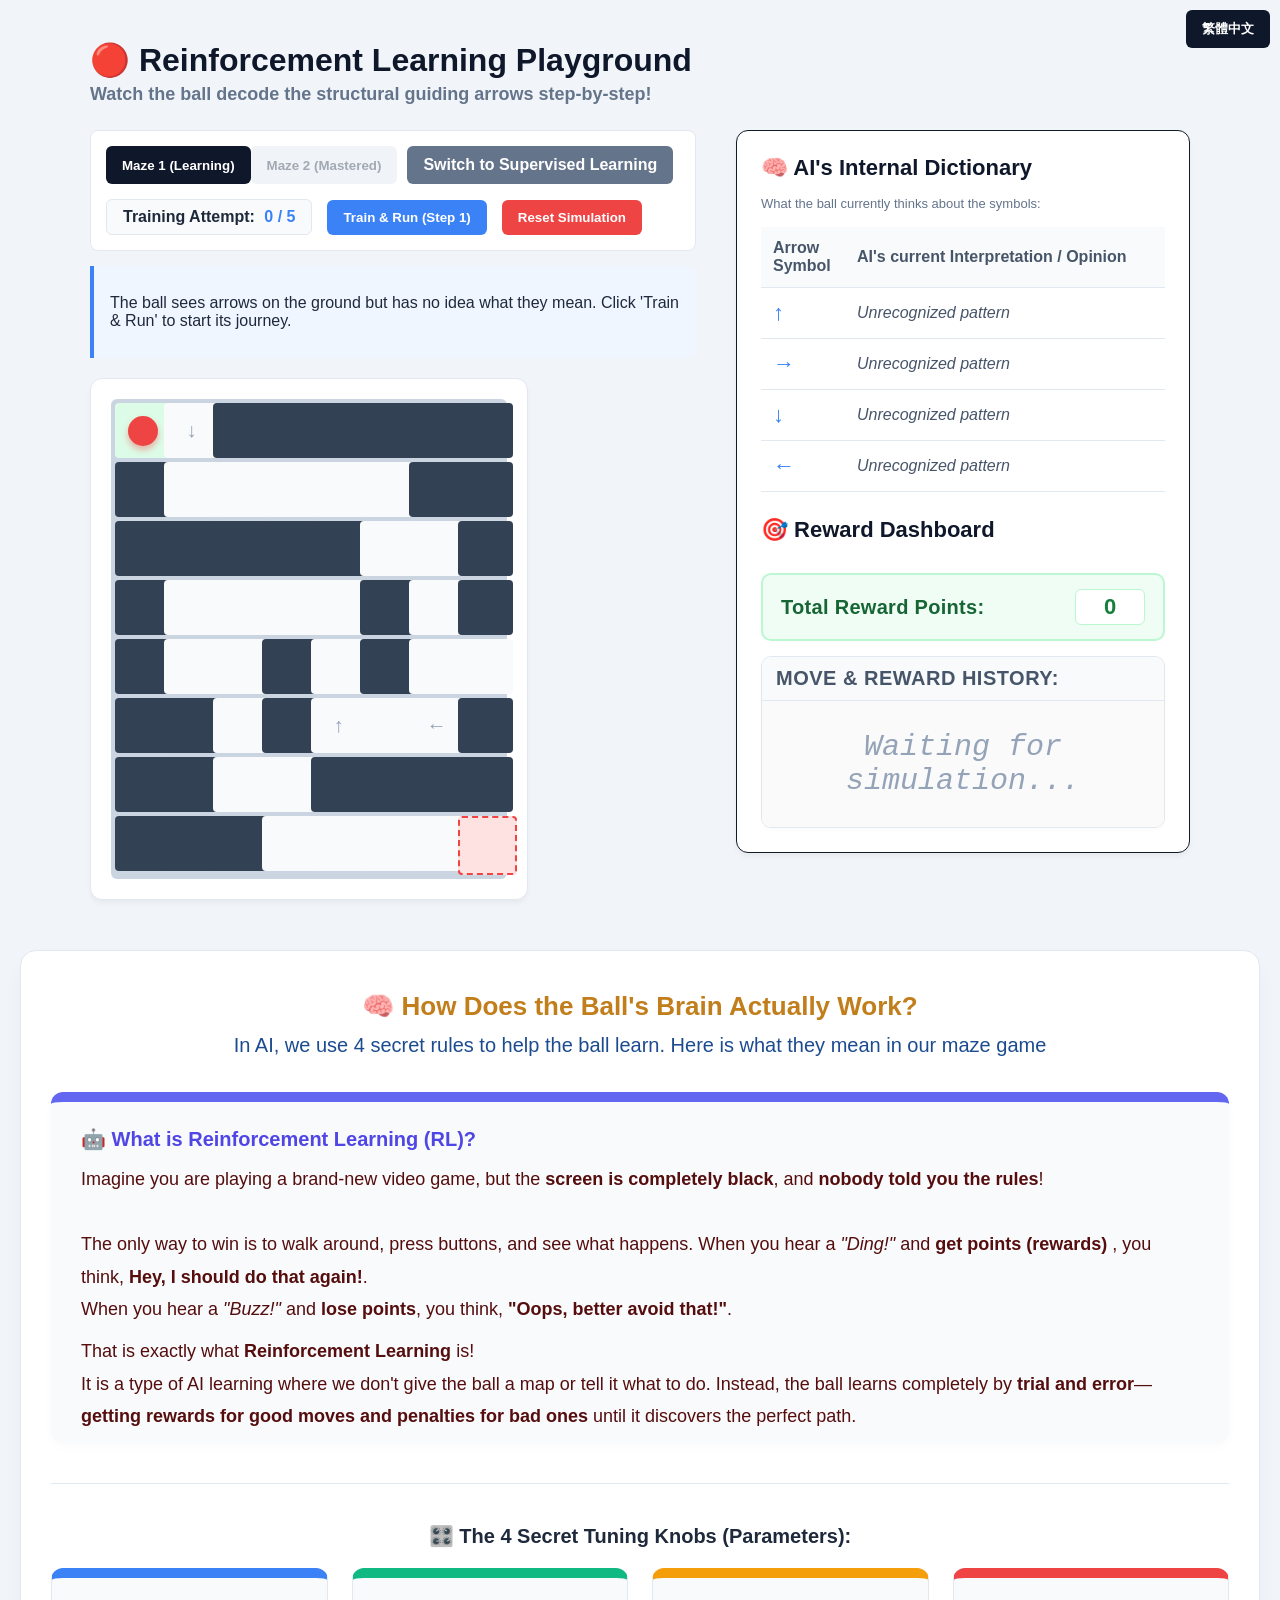
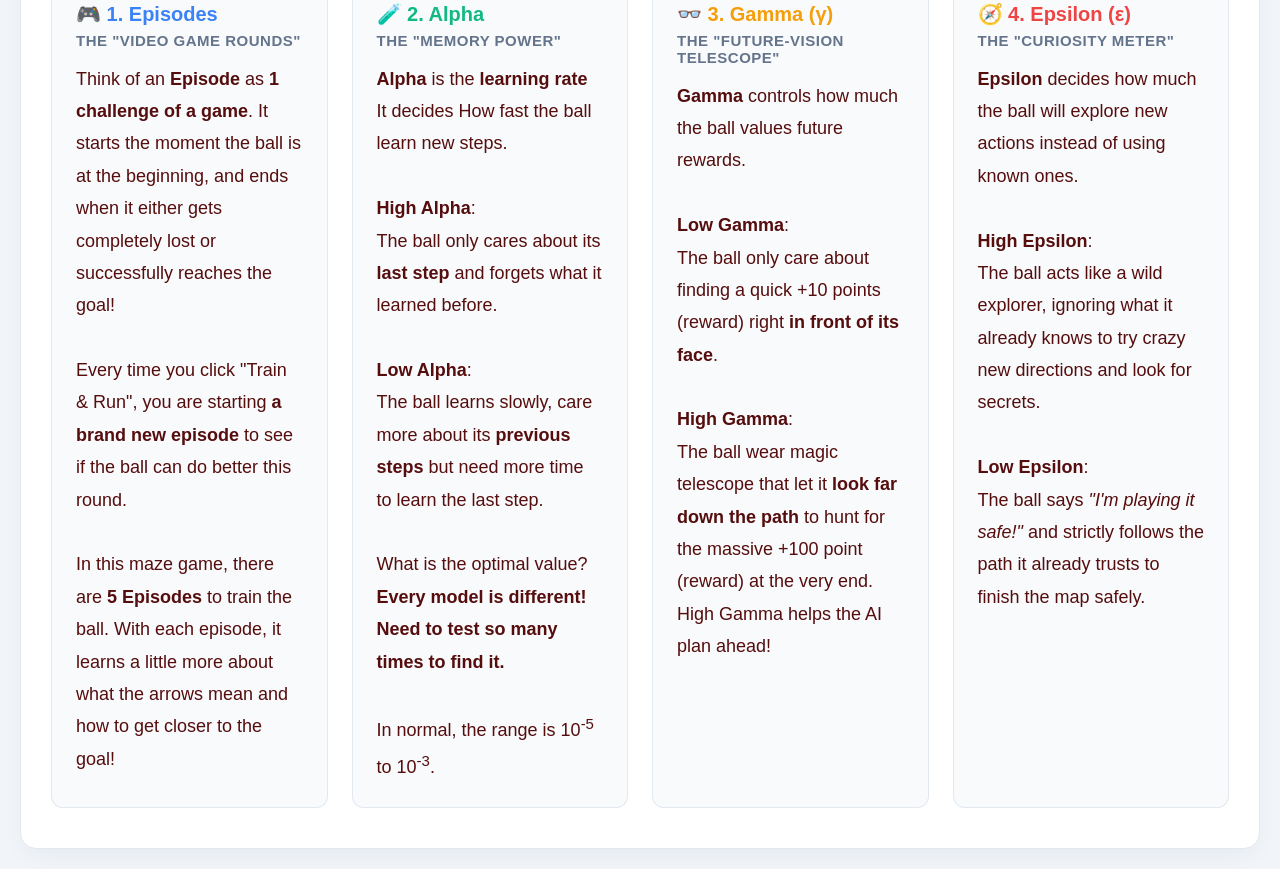
<file: RL_SL_maze_web/templates/index.html>
<!DOCTYPE html>
<html lang="en">
<head>
    <meta charset="UTF-8">
    <meta name="viewport" content="width=device-width, initial-scale=1.0">
    <title>Reinforcement Learning Playground</title>
    <link rel="stylesheet" href="../static/style.css">

    <script src="../static/lang/en.js"></script>
    <script src="../static/lang/zh.js"></script>
    <script src="../static/i18n.js"></script>
</head>
<body>
    <div class="container">
        <button id="lang-switch-btn" onclick="toggleLanguage()" 
            class="btn btn-secondary" 
            style="position: absolute; top: 10px; right: 10px; background-color: #0f172a;">
            繁體中文
        </button>
        <h1 data-i18n="title"></h1>
        <p class="subtitle" data-i18n="subtitle"</p>
        
        <div class="playground-layout">
            <div class="left-panel">
                <div class="control-panel">
                    <div class="maze-controls">
                        <button id="maze1-btn" class="btn active" data-i18n="btn_maze1"></button>
                        <button id="maze2-btn" class="btn" disabled data-i18n="btn_maze2"></button>
                        <a href="supervised.html" class="btn btn-secondary" data-i18n="btn_switch_sl"></a>
                    </div>
                    <div class="dashboard">
                        <div class="stat-box">
                            <span class="stat-label" data-i18n="stat_training"></span>
                            <span id="training-count" class="stat-value">0 / 5</span>
                        </div>
                        <button id="action-btn" class="btn btn-primary" data-i18n="btn_train_step1"></button>
                        <button id="reset-btn" class="btn btn-danger" data-i18n="btn_reset"></button>
                    </div>
                </div>

                <div class="narrative-box">
                    <p id="narrative-text" data-i18n="narrative_start"></p>
                </div>

                <div class="grid-container">
                    <div id="grid" class="grid"></div>
                </div>
            </div>

            <div class="right-panel">
                <h3 data-i18n="dict_title"></h3>
                <p class="table-subtitle" data-i18n="dict_subtitle"></p>
                <table class="opinion-table">
                    <thead>
                        <tr>
                            <th data-i18n="arrow_symbol"></th>
                            <th data-i18n="current_opinion_title"></th>
                        </tr>
                    </thead>
                    <tbody>
                        <tr>
                            <td class="arrow-cell">↑</td>
                            <td id="opinion-up" class="opinion-text" data-i18n="opinion_0_up"></td>
                        </tr>
                        <tr>
                            <td class="arrow-cell">→</td>
                            <td id="opinion-right" class="opinion-text" data-i18n="opinion_0_right"></td>
                        </tr>
                        <tr>
                            <td class="arrow-cell">↓</td>
                            <td id="opinion-down" class="opinion-text" data-i18n="opinion_0_down"></td>
                        </tr>
                        <tr>
                            <td class="arrow-cell">←</td>
                            <td id="opinion-left" class="opinion-text" data-i18n="opinion_0_left"></td>
                        </tr>
                    </tbody>
                </table>

                <!--<div class="reward-dashboard" style="margin-top: 20px;"> -->
                    <div class="reward-dashboard">
                        <!--<h3 style="margin-bottom: 10px;">🎯 Reward Dashboard</h3> -->
                        <h3 data-i18n="reward_title"></h3>

                    <!--<div id="reward-box" class="stat-box" style="margin-bottom: 10px;"> -->
                    <div id="reward-box" class="reward-score-card">

                        <!-- <span class="stat-label">Total Reward Points:</span>-->
                        <span class="reward-card-label" data-i18n="reward_lbl_total">Total Reward Points:</span>

                        <!--<span id="reward-value" class="stat-value" style="color: #10b981; margin-left: 5px;">0</span> -->
                        <span id="reward-value" class="reward-card-value">0</span>

                    </div>
                    
                    <!--<div class="stat-box" style="font-weight: 600; padding: 12px; background: #f8fafc;">-->
                    <div class="history-log-card">                        

                        <!--<div class="stat-label" style="margin-bottom: 8px; border-bottom: 1px solid #e2e8f0; padding-bottom: 4px;">Move & Reward History:</div> -->
                        <div class="history-log-header" data-i18n="reward_th_action"></div>

                        <!--<div id="move-history-log" style="max-height: 150px; overflow-y: auto; font-family: monospace; font-size: 13px; display: flex; flex-direction: column; gap: 4px;">-->
                        <div id="move-history-log" class="history-log-content">

                            <!--<div style="color: #64748b;">Waiting for simulation...</div>-->
                            <div class="history-placeholder" data-i18n="reward_waiting"></div>

                        </div>
                    </div>
                </div>
            </div>
        </div>
    </div>

  
        <div class="educational-section">
            <div class="edu-header-container">
                <h2 class="edu-title" data-i18n="edu-title"></h2>
                <p class="edu-subtitle" data-i18n="edu-subtitle"></p>
            </div>
            
            <div class="rl-intro-box">
                <h3>🤖 What is Reinforcement Learning (RL)?</h3>
                <p class="param-desc" data-i18n="edu_rl_desc"></p>
                <p class="param-desc" style="margin-top: 10px;" data-i18n="edu_rl_desc2"></p>
            </div>

            <hr class="edu-divider">

            <p class="edu-subtitle" style="margin-bottom: 20px; font-weight: bold; color: #1e293b;" data-i18n="edu_parameters_title"></p>

            <div class="param-grid">
                
                <div class="param-card card-episodes">
                    <h3 data-i18n="edu_episodes_title"></h3>
                    <span class="param-analogy" data-i18n="edu_episodes_analogy"></span>
                    <p class="param-desc" data-i18n="edu_episodes_desc"></p>
                </div>

                <div class="param-card card-alpha">
                    <h3 data-i18n="edu_alpha_title">(α)</h3>
                    <span class="param-analogy" data-i18n="edu_alpha_analogy"></span>
                    <p class="param-desc" data-i18n="edu_alpha_desc"></p>
                </div>

                <div class="param-card card-gamma">
                    <h3 data-i18n="edu_gamma_title"></h3>
                    <span class="param-analogy" data-i18n="edu_gamma_analogy"></span>
                    <p class="param-desc" data-i18n="edu_gamma_desc"></p>
                </div>

                <div class="param-card card-epsilon">
                    <h3 data-i18n="edu_epsilon_title"></h3>
                    <span class="param-analogy" data-i18n="edu_epsilon_analogy"></span>
                    <p class="param-desc" data-i18n="edu_epsilon_desc"></p>
                </div>
            </div>
        </div>
        

    <script src="../static/script.js"></script>
    <script src="../static/opinion_dictionary.js"></script>
    <script src="../static/simulation.js"></script>
    <script src="../static/button.js"></script>
    
</body>
</html>
</file>
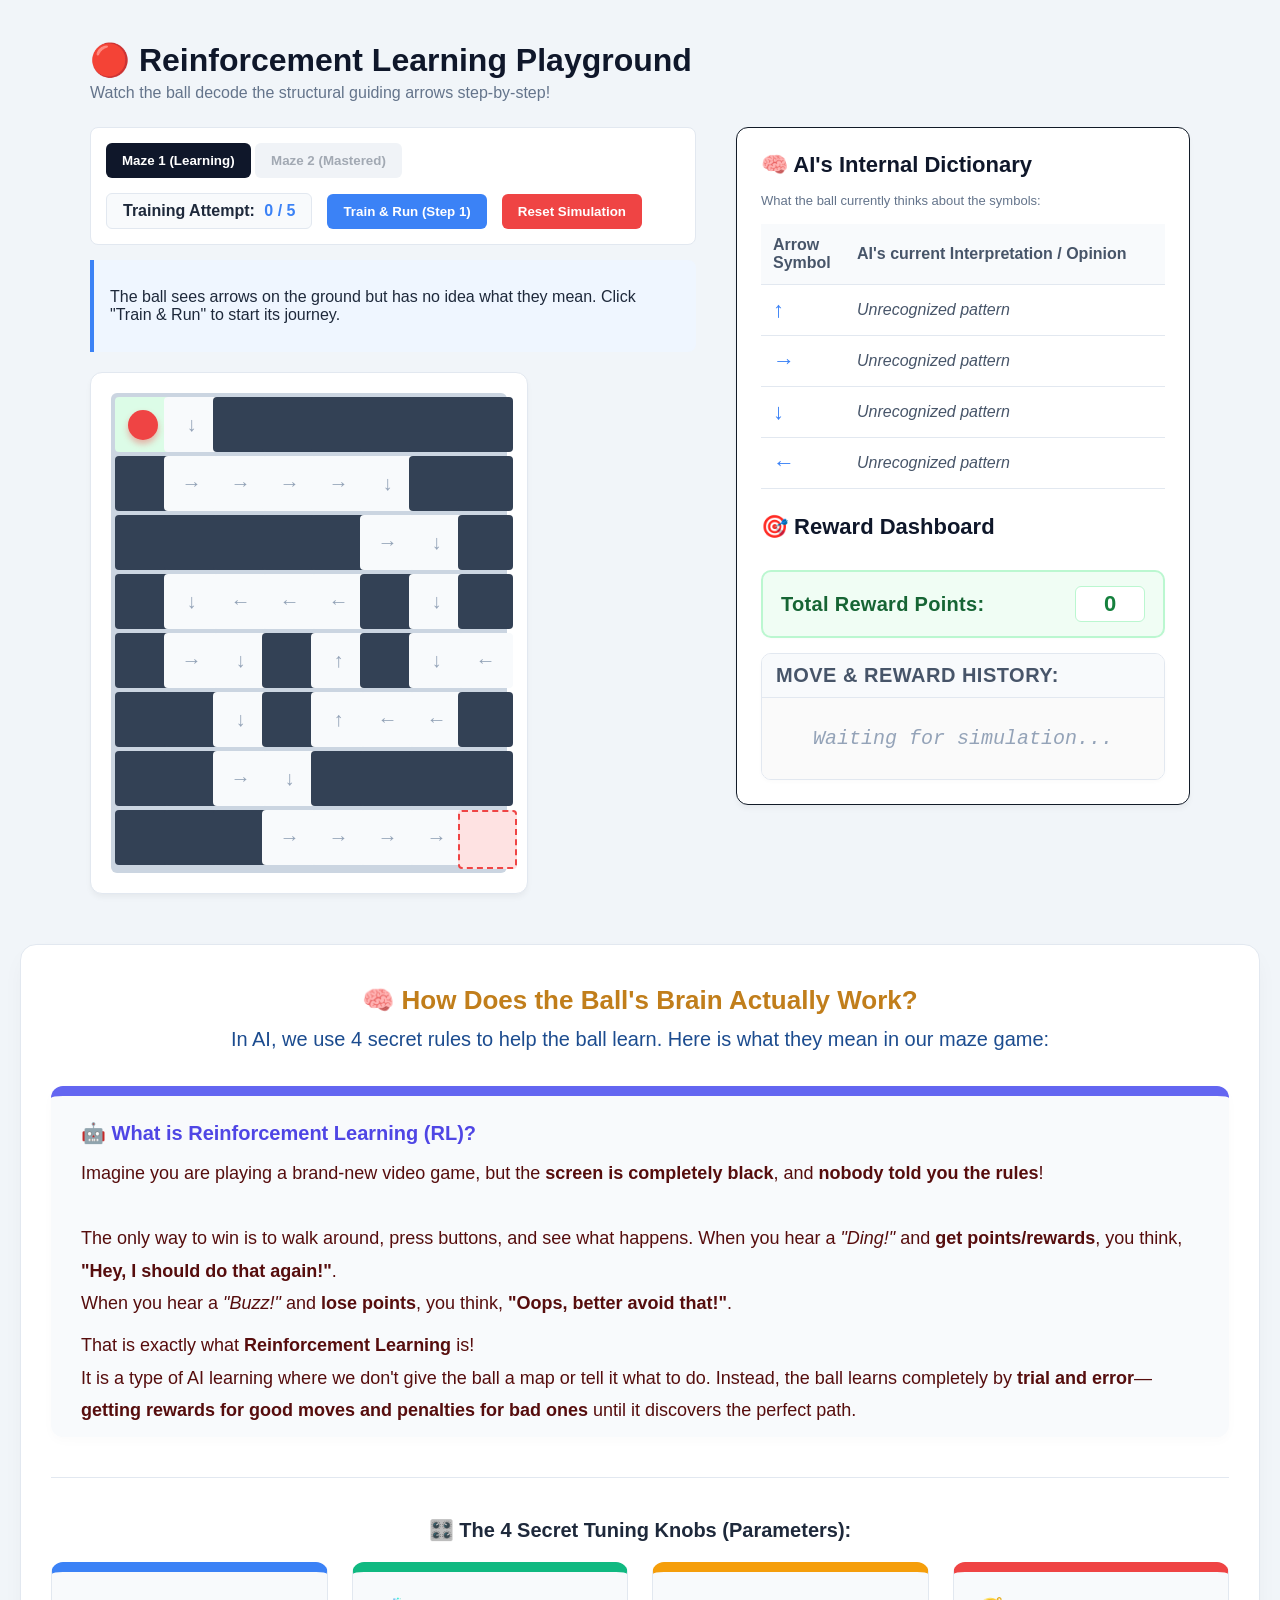
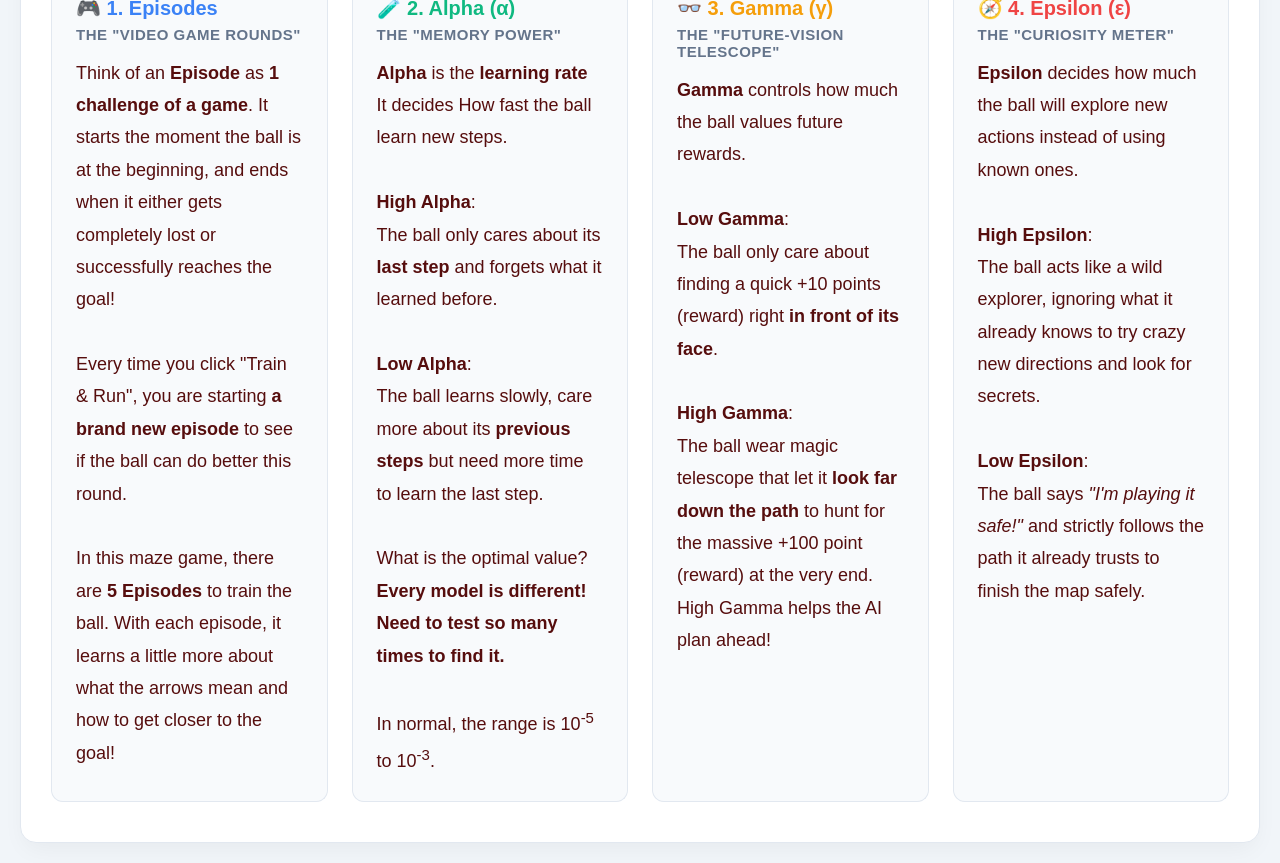
<file: code/machine learning/templates/index.html>
<!DOCTYPE html>
<html lang="en">
<head>
    <meta charset="UTF-8">
    <meta name="viewport" content="width=device-width, initial-scale=1.0">
    <title>Reinforcement Learning Playground</title>
    <link rel="stylesheet" href="../static/style.css">
</head>
<body>
    <div class="container">
        <h1>🔴 Reinforcement Learning Playground</h1>
        <p class="subtitle">Watch the ball decode the structural guiding arrows step-by-step!</p>

        <div class="playground-layout">
            <div class="left-panel">
                <div class="control-panel">
                    <div class="maze-controls">
                        <button id="maze1-btn" class="btn active">Maze 1 (Learning)</button>
                        <button id="maze2-btn" class="btn" disabled>Maze 2 (Mastered)</button>
                    </div>
                    <div class="dashboard">
                        <div class="stat-box">
                            <span class="stat-label">Training Attempt:</span>
                            <span id="training-count" class="stat-value">0 / 5</span>
                        </div>
                        <button id="action-btn" class="btn btn-primary">Train & Run (Step 1)</button>
                        <button id="reset-btn" class="btn btn-danger">Reset Simulation</button>
                    </div>
                </div>

                <div class="narrative-box">
                    <p id="narrative-text">The ball sees arrows on the ground but has no idea what they mean. Click "Train & Run" to start its journey.</p>
                </div>

                <div class="grid-container">
                    <div id="grid" class="grid"></div>
                </div>
            </div>

            <div class="right-panel">
                <h3>🧠 AI's Internal Dictionary</h3>
                <p class="table-subtitle">What the ball currently thinks about the symbols:</p>
                <table class="opinion-table">
                    <thead>
                        <tr>
                            <th>Arrow Symbol</th>
                            <th>AI's current Interpretation / Opinion</th>
                        </tr>
                    </thead>
                    <tbody>
                        <tr>
                            <td class="arrow-cell">↑</td>
                            <td id="opinion-up" class="opinion-text">Unrecognized pattern</td>
                        </tr>
                        <tr>
                            <td class="arrow-cell">→</td>
                            <td id="opinion-right" class="opinion-text">Unrecognized pattern</td>
                        </tr>
                        <tr>
                            <td class="arrow-cell">↓</td>
                            <td id="opinion-down" class="opinion-text">Unrecognized pattern</td>
                        </tr>
                        <tr>
                            <td class="arrow-cell">←</td>
                            <td id="opinion-left" class="opinion-text">Unrecognized pattern</td>
                        </tr>
                    </tbody>
                </table>

                <!--<div class="reward-dashboard" style="margin-top: 20px;"> -->
                    <div class="reward-dashboard">
                        <!--<h3 style="margin-bottom: 10px;">🎯 Reward Dashboard</h3> -->
                        <h3>🎯 Reward Dashboard</h3>
                    <!--<div id="reward-box" class="stat-box" style="margin-bottom: 10px;"> -->
                    <div id="reward-box" class="reward-score-card">
                        <!-- <span class="stat-label">Total Reward Points:</span>-->
                        <span class="reward-card-label">Total Reward Points:</span>
                        <!--<span id="reward-value" class="stat-value" style="color: #10b981; margin-left: 5px;">0</span> -->
                        <span id="reward-value" class="reward-card-value">0</span>
                    </div>
                    
                    <!--<div class="stat-box" style="font-weight: 600; padding: 12px; background: #f8fafc;">-->
                    <div class="history-log-card">                        
                        <!--<div class="stat-label" style="margin-bottom: 8px; border-bottom: 1px solid #e2e8f0; padding-bottom: 4px;">Move & Reward History:</div> -->
                        <div class="history-log-header">Move & Reward History:</div>
                        <!--<div id="move-history-log" style="max-height: 150px; overflow-y: auto; font-family: monospace; font-size: 13px; display: flex; flex-direction: column; gap: 4px;">-->
                        <div id="move-history-log" class="history-log-content">
                            <!--<div style="color: #64748b;">Waiting for simulation...</div>-->
                            <div class="history-placeholder">Waiting for simulation...</div>
                        </div>
                    </div>
                </div>
            </div>
        </div>
    </div>

  
        <div class="educational-section">
            <div class="edu-header-container">
                <h2 class="edu-title">🧠 How Does the Ball's Brain Actually Work?</h2>
                <p class="edu-subtitle">In AI, we use 4 secret rules to help the ball learn. Here is what they mean in our maze game:</p>
            </div>
            
            <div class="rl-intro-box">
                <h3>🤖 What is Reinforcement Learning (RL)?</h3>
                <p class="param-desc">
                    Imagine you are playing a brand-new video game, but the <strong>screen is completely black</strong>, and <strong>nobody told you the rules</strong>! 
                    <br><br>
                    The only way to win is to walk around, press buttons, and see what happens. When you hear a <em>"Ding!"</em> and <strong>get points/rewards</strong>, you think, <strong>"Hey, I should do that again!"</strong>. 
                    <br>
                    When you hear a <em>"Buzz!"</em> and <strong>lose points</strong>, you think, <strong>"Oops, better avoid that!"</strong>.
                </p>
                <p class="param-desc" style="margin-top: 10px;">
                    That is exactly what <strong>Reinforcement Learning</strong> is! 
                    <br>
                    It is a type of AI learning where we don't give the ball a map or tell it what to do. Instead, the ball learns completely by <strong>trial and error</strong>—<strong>getting rewards for good moves and penalties for bad ones</strong> until it discovers the perfect path.
                </p>
            </div>

            <hr class="edu-divider">

            <p class="edu-subtitle" style="margin-bottom: 20px; font-weight: bold; color: #1e293b;">
                🎛️ The 4 Secret Tuning Knobs (Parameters):
            </p>

            <div class="param-grid">
                
                <div class="param-card card-episodes">
                    <h3>🎮 1. Episodes</h3>
                    <span class="param-analogy">The "Video Game Rounds"</span>
                    <p class="param-desc">
                        Think of an <strong>Episode</strong> as <strong>1 challenge of a game</strong>. It starts the moment the ball is at the beginning, and ends when it either gets completely lost or successfully reaches the goal! 
                        <br><br>
                        Every time you click "Train & Run", you are starting <strong>a brand new episode</strong> to see if the ball can do better this round. 
                        <br><br>
                        In this maze game, there are <strong>5 Episodes</strong> to train the ball. With each episode, it learns a little more about what the arrows mean and how to get closer to the goal!
                    </p>
                </div>

                <div class="param-card card-alpha">
                    <h3>🧪 2. Alpha (α)</h3>
                    <span class="param-analogy">The "Memory Power"</span>
                    <p class="param-desc">
                        <strong>Alpha</strong> is the <strong>learning rate</strong> <br>
                        It decides How fast the ball learn new steps.
                        <br> <br>
                        <strong>High Alpha</strong>: 
                        <br>
                        The ball only cares about its <strong>last step</strong> and forgets what it learned before. 
                        <br><br>
                        <strong>Low Alpha</strong>: 
                        <br>
                        The ball learns slowly, care more about its <strong>previous steps</strong> but need more time to learn the last step.
                        <br><br>
                        What is the optimal value?
                        <br>
                        <strong>Every model is different! Need to test so many times to find it.</strong>
                        <br><br>
                        In normal, the range is 10<sup>-5</sup> to 10<sup>-3</sup>.
                    </p>
                </div>

                <div class="param-card card-gamma">
                    <h3>👓 3. Gamma (γ)</h3>
                    <span class="param-analogy">The "Future-Vision Telescope"</span>
                    <p class="param-desc">
                        <strong>Gamma</strong> controls how much the ball values future rewards.
                        <br><br>
                        <strong>Low Gamma</strong>: 
                        <br>The ball only care about finding a quick +10 points (reward) right <strong>in front of its face</strong>. 
                        <br><br>
                        <strong>High Gamma</strong>: 
                        <br>The ball wear magic telescope that let it <strong>look far down the path</strong> to hunt for the massive +100 point (reward) at the very end. 
                        <br>
                        High Gamma helps the AI plan ahead!
                    </p>
                </div>

                <div class="param-card card-epsilon">
                    <h3>🧭 4. Epsilon (ε)</h3>
                    <span class="param-analogy">The "Curiosity Meter"</span>
                    <p class="param-desc">
                        <strong>Epsilon</strong> decides how much the ball will explore new actions instead of using known ones. 
                        <br><br>
                        <strong>High Epsilon</strong>: 
                        <br>The ball acts like a wild explorer, ignoring what it already knows to try crazy new directions and look for secrets.
                        <br><br>
                        <strong>Low Epsilon</strong>: 
                        <br>The ball says <em>"I'm playing it safe!"</em> and strictly follows the path it already trusts to finish the map safely.
                    </p>
                </div>
            </div>
        </div>
        

    <script src="../static/script.js"></script>
    <script src="../static/opinion_dictionary.js"></script>
    <script src="../static/simulation.js"></script>
    <script src="../static/button.js"></script>
    
</body>
</html>
</file>
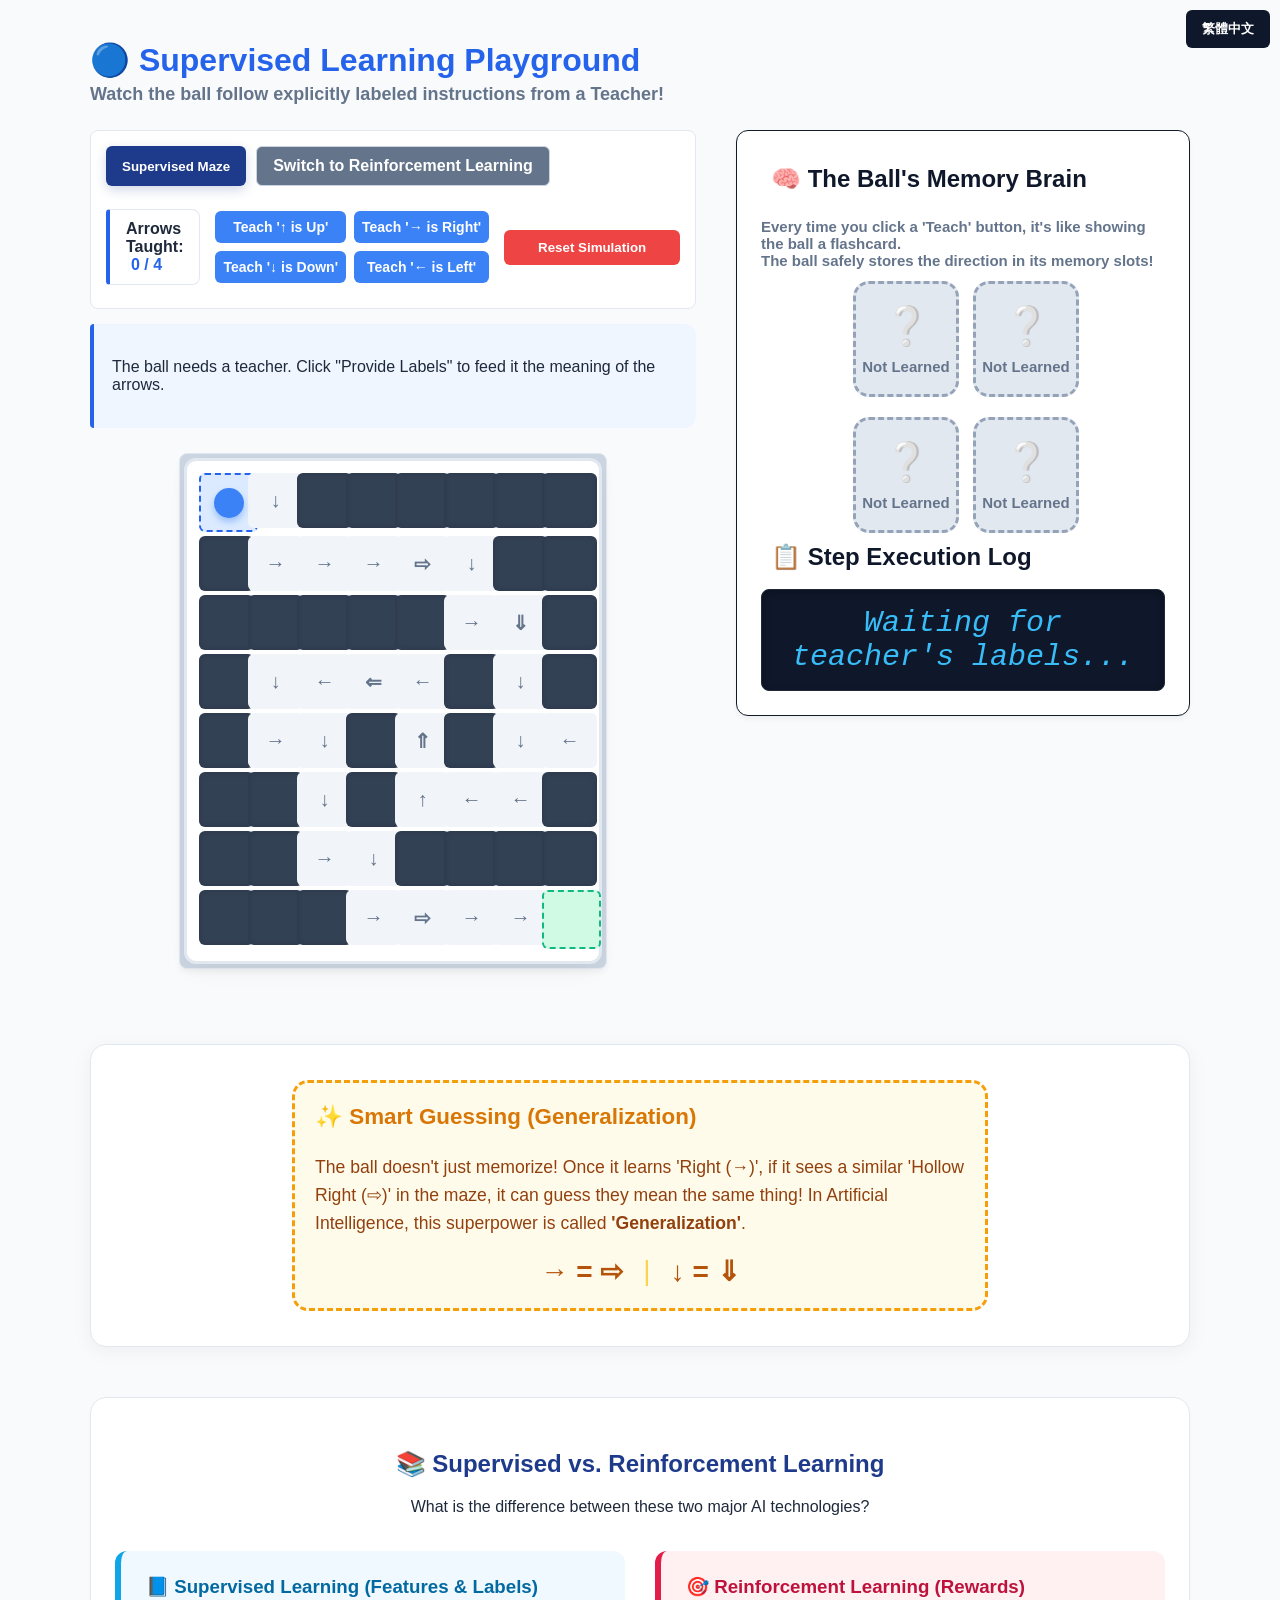
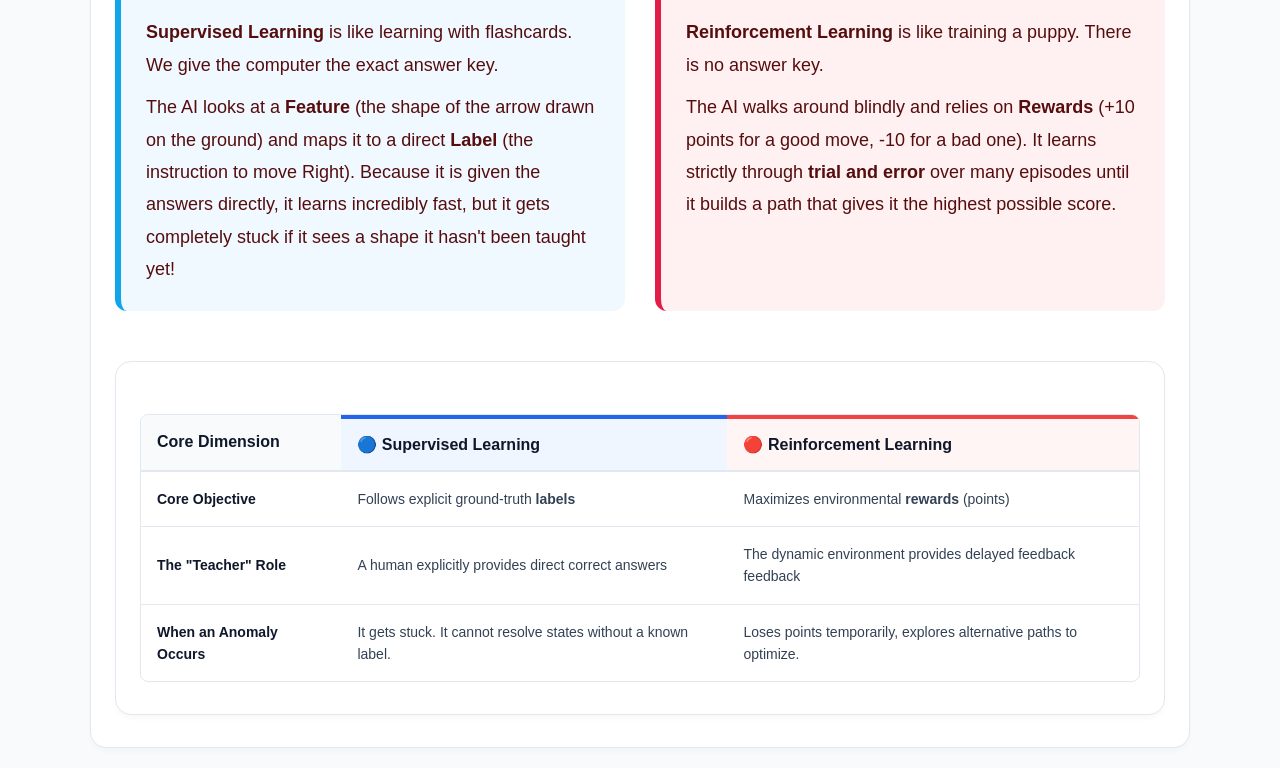
<file: RL_SL_maze_web/templates/supervised.html>
<!DOCTYPE html>
<html lang="en">
<head>
    <meta charset="UTF-8">
    <meta name="viewport" content="width=device-width, initial-scale=1.0">
    <title>Supervised Learning Playground</title>

    <link rel="stylesheet" href="../static/style.css">
    <link rel="stylesheet" href="../static/SL_scripts/SL_style.css">

    <script src="../static/SL_scripts/SL_lang/sl_en.js"></script>
    <script src="../static/SL_scripts/SL_lang/sl_zh.js"></script>
    <script src="../static/SL_scripts/sl_i18n.js"></script>

</head>
<body>
    <div class="container">
        <button id="lang-switch-btn" onclick="toggleSLLanguage()" 
            class="btn btn-secondary" 
            style="position: absolute; top: 10px; right: 10px; background-color: #0f172a; color: white;">
            繁體中文
        </button>

        <h1 class="sl-title" data-i18n="sl_title"></h1>
        <p class="subtitle" data-i18n="sl_subtitle"></p>

        <div class="playground-layout">
            <div class="left-panel">
                <div class="control-panel">
                    <div class="maze-controls">
                        <button class="btn active" data-i18n="btn_sl_maze"></button>
                        <a href="index.html" class="btn btn-secondary" data-i18n="btn_switch_rl"></a>
                    </div>
                    <div class="dashboard">
                        <div class="stat-box">
                            <span class="stat-label" data-i18n="stat_taught"></span>
                            <span id="training-count" class="stat-value">0 / 4</span>
                        </div>
                        <div class="teach-buttons-grid">
                            <button id="btn-teach-up" class="btn btn-primary teach-btn" data-i18n="btn_teach_up"></button>
                            <button id="btn-teach-right" class="btn btn-primary teach-btn" data-i18n="btn_teach_right"></button>
                            <button id="btn-teach-down" class="btn btn-primary teach-btn" data-i18n="btn_teach_down"></button>
                            <button id="btn-teach-left" class="btn btn-primary teach-btn" data-i18n="btn_teach_left"></button>
                        </div>
                        <button id="reset-btn" class="btn btn-danger" data-i18n="btn_reset" style="width: 100%;"></button>
                    </div>
                </div>

                <div class="narrative-box" style="border-left-color: #2563eb; background-color: #eff6ff;">
                    <p id="narrative-text" data-i18n="narrative_start"></p>
                </div>

                <div class="grid-container" style="margin: 25px auto; display: grid; gap: 2px; background-color: #cbd5e1; padding: 4px; border-radius: 8px; width: max-content;">
                    <div id="grid" class="grid"></div>
                </div>
            </div>

            <div class="right-panel">
                <div class="panel-section">
                    <h3 class="section-title title-top" data-i18n="hil_title"></h3>
                    <p class="section-desc" data-i18n="hil_desc"></p>
                    
                    <div class="memory-graph">
                        <div class="memory-slot" id="mem-up">
                            <span class="mem-icon">❔</span>
                            <span class="mem-text" data-i18n="mem_empty"></span>
                        </div>
                        <div class="memory-slot" id="mem-right">
                            <span class="mem-icon">❔</span>
                            <span class="mem-text" data-i18n="mem_empty"></span>
                        </div>
                        <div class="memory-slot" id="mem-down">
                            <span class="mem-icon">❔</span>
                            <span class="mem-text" data-i18n="mem_empty"></span>
                        </div>
                        <div class="memory-slot" id="mem-left">
                            <span class="mem-icon">❔</span>
                            <span class="mem-text" data-i18n="mem_empty"></span>
                        </div>
                    </div>

            </div>

                <div class="panel-section">
                    <h3 class="section-title" data-i18n="log_title"></h3>
                    <div id="move-history-log" class="history-placeholder">

                    </div>
                </div>
            </div>
        </div>

        <div class="how-it-learns-section">

            <div class="generalization-box">
                <h3 data-i18n="gen_title"></h3>
                <p data-i18n="gen_desc"></p>
                <div class="gen-examples">
                    <span class="gen-item">→ = ⇨</span>
                    <span class="gen-divider">|</span>
                    <span class="gen-item">↓ = ⇓</span>
                </div>
            </div>
        </div>

        <div class="comparison-section" style="margin-top: 50px;">
            <div class="edu-header-container">
                <h2 class="comparison-table th" style="color: #1e3a8a;" data-i18n="comp_title"></h2>
                <p class="comparison-table " data-i18n="comp_subtitle"></p>
            </div>
            
            <div class="rl-core-split" style="display: flex; gap: 30px; align-items: stretch; margin-bottom: 30px;">
                <div style="flex: 1; background: #f0f9ff; padding: 25px; border-radius: 12px; border-left: 6px solid #0ea5e9;">
                    <h3 style="color: #0369a1; margin-top: 0;" data-i18n="comp_sl_title"></h3>
                    <p class="param-desc" data-i18n="comp_sl_p1">
                        
                    </p>
                    <p class="param-desc" style="margin-top: 10px;" data-i18n="comp_sl_p2">
                        
                    </p>
                </div>

                <div style="flex: 1; background: #fff1f2; padding: 25px; border-radius: 12px; border-left: 6px solid #e11d48;">
                    <h3 style="color: #be123c; margin-top: 0;" data-i18n="comp_rl_title"></h3>
                    <p class="param-desc" data-i18n="comp_rl_p1">
                        
                    </p>
                    <p class="param-desc" style="margin-top: 10px;" data-i18n="comp_rl_p2">
                        
                    </p>
                </div>
            </div>

            

        <div class="comparison-section" style="margin-top: 50px;">

            <table class="comparison-table">
                <thead>
                    <tr>
                        <th data-i18n="th_core"></th>
                        <th data-i18n="th_sl"></th>
                        <th data-i18n="th_rl"></th>
                    </tr>
                </thead>
                <tbody>
                    <tr>
                        <td data-i18n="tr1_title"></td>
                        <td data-i18n="tr1_sl"> </td>
                        <td data-i18n="tr1_rl"></td>
                    </tr>
                    <tr>
                        <td data-i18n="tr2_title"></td>
                        <td data-i18n="tr2_sl"></td>
                        <td data-i18n="tr2_rl"></td>
                    </tr>
                    <tr>
                        <td data-i18n="tr3_title"></td>
                        <td data-i18n="tr3_sl"></td>
                        <td data-i18n="tr3_rl"></td>
                    </tr>
                </tbody>
            </table>
        </div>
    </div>

    <script src="../static/SL_scripts/supervised.js"></script>
    <script src="../static/SL_scripts/arrow_dictionary.js"></script>
    <script src="../static/SL_scripts/button.js"></script>
    <script src="../static/SL_scripts/simulation.js"></script>


</body>
</html>
</file>
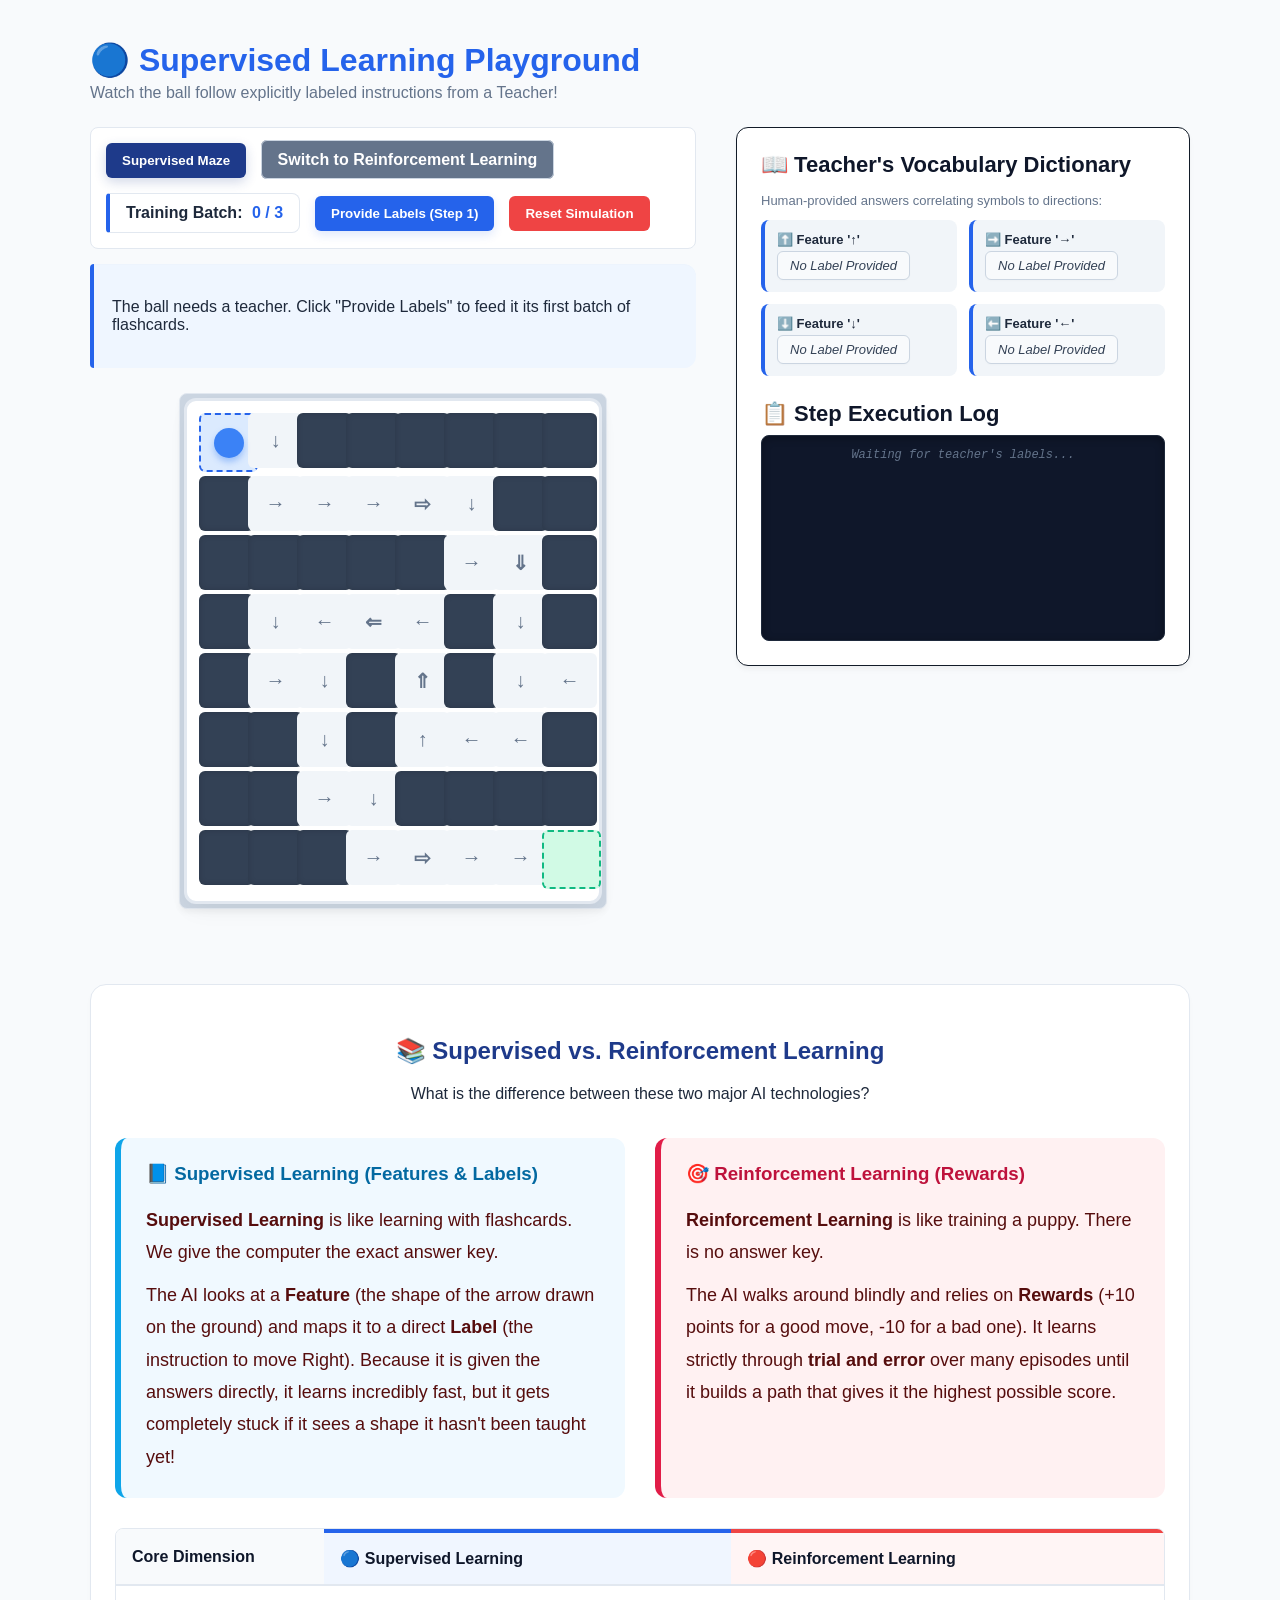
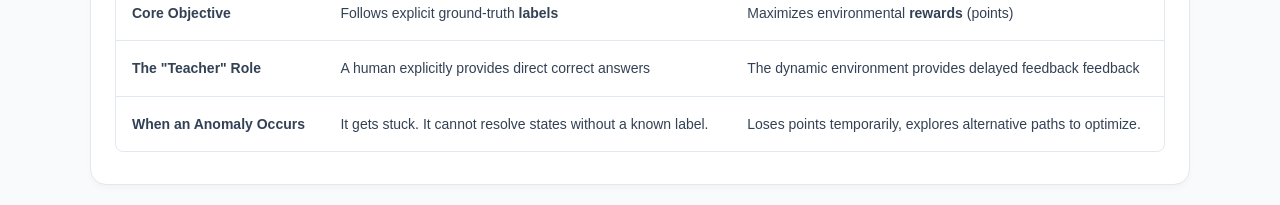
<file: code/machine learning/templates/supervised.html>
<!DOCTYPE html>
<html lang="en">
<head>
    <meta charset="UTF-8">
    <meta name="viewport" content="width=device-width, initial-scale=1.0">
    <title>Supervised Learning Playground</title>

    <link rel="stylesheet" href="../static/style.css">
    <link rel="stylesheet" href="../static/SL_scripts/SL_style.css">

</head>
<body>
    <div class="container">
        <h1 class="sl-title" style="color: var(--sl-primary);">🔵 Supervised Learning Playground</h1>
        <p class="subtitle">Watch the ball follow explicitly labeled instructions from a Teacher!</p>

        <div class="playground-layout">
            <div class="left-panel">
                <div class="control-panel">
                    <div class="maze-controls">
                        <button class="btn active">Supervised Maze</button>
                        <a href="index.html" class="btn btn-secondary">Switch to Reinforcement Learning</a>
                    </div>
                    <div class="dashboard">
                        <div class="stat-box">
                            <span class="stat-label">Training Batch:</span>
                            <span id="training-count" class="stat-value">0 / 3</span>
                        </div>
                        <button id="action-btn" class="btn btn-primary">Provide Labels (Step 1)</button>
                        <button id="reset-btn" class="btn btn-danger">Reset Simulation</button>
                    </div>
                </div>

                <div class="narrative-box" style="border-left-color: #2563eb; background-color: #eff6ff;">
                    <p id="narrative-text">The ball needs a teacher. Click "Provide Labels" to feed it its first batch of flashcards.</p>
                </div>

                <div class="grid-container" style="margin: 25px auto; display: grid; gap: 2px; background-color: #cbd5e1; padding: 4px; border-radius: 8px; width: max-content;">
                    <div id="grid" class="grid"></div>
                </div>
            </div>

            <div class="right-panel">
                <div class="panel-section">
                    <h3 style="margin-top: 0; color: var(--text-dark);">📖 Teacher's Vocabulary Dictionary</h3>
                    <p style="font-size: 13px; color: var(--text-muted); margin-bottom: 12px;">Human-provided answers correlating symbols to directions:</p>
                    
                    <div class="opinion-grid" style="display: grid; grid-template-columns: 1fr 1fr; gap: 12px;">
                        <div class="opinion-card" style="background: #f1f5f9; padding: 12px; border-radius: 8px; border-left: 4px solid var(--sl-primary);">
                            <span style="font-weight: bold; display: block; font-size: 13px; margin-bottom: 4px;">⬆️ Feature '↑'</span>
                            <span id="opinion-up" class="opinion-text" style="font-size: 13px;">No Label Provided</span>
                        </div>
                        <div class="opinion-card" style="background: #f1f5f9; padding: 12px; border-radius: 8px; border-left: 4px solid var(--sl-primary);">
                            <span style="font-weight: bold; display: block; font-size: 13px; margin-bottom: 4px;">➡️ Feature '→'</span>
                            <span id="opinion-right" class="opinion-text" style="font-size: 13px;">No Label Provided</span>
                        </div>
                        <div class="opinion-card" style="background: #f1f5f9; padding: 12px; border-radius: 8px; border-left: 4px solid var(--sl-primary);">
                            <span style="font-weight: bold; display: block; font-size: 13px; margin-bottom: 4px;">⬇️ Feature '↓'</span>
                            <span id="opinion-down" class="opinion-text" style="font-size: 13px;">No Label Provided</span>
                        </div>
                        <div class="opinion-card" style="background: #f1f5f9; padding: 12px; border-radius: 8px; border-left: 4px solid var(--sl-primary);">
                            <span style="font-weight: bold; display: block; font-size: 13px; margin-bottom: 4px;">⬅️ Feature '←'</span>
                            <span id="opinion-left" class="opinion-text" style="font-size: 13px;">No Label Provided</span>
                        </div>
                    </div>
                </div>

                <div class="panel-section" style="margin-top: 25px;">
                    <h3 style="color: var(--text-dark); margin-bottom: 8px;">📋 Step Execution Log</h3>
                    <div id="move-history-log" class="history-placeholder" style="background: #0f172a; color: #38bdf8; font-family: monospace; font-size: 12px; padding: 12px; border-radius: 8px; height: 180px; overflow-y: auto;">
                        Waiting for simulation...
                    </div>
                </div>
            </div>
        </div>

        <div class="comparison-section" style="margin-top: 50px;">
            <div class="edu-header-container">
                <h2 class="comparison-table th" style="color: #1e3a8a;">📚 Supervised vs. Reinforcement Learning</h2>
                <p class="comparison-table ">What is the difference between these two major AI technologies?</p>
            </div>
            
            <div class="rl-core-split" style="display: flex; gap: 30px; align-items: stretch; margin-bottom: 30px;">
                <div style="flex: 1; background: #f0f9ff; padding: 25px; border-radius: 12px; border-left: 6px solid #0ea5e9;">
                    <h3 style="color: #0369a1; margin-top: 0;">📘 Supervised Learning (Features & Labels)</h3>
                    <p class="param-desc">
                        <strong>Supervised Learning</strong> is like learning with flashcards. We give the computer the exact answer key. 
                    </p>
                    <p class="param-desc" style="margin-top: 10px;">
                        The AI looks at a <strong>Feature</strong> (the shape of the arrow drawn on the ground) and maps it to a direct <strong>Label</strong> (the instruction to move Right). Because it is given the answers directly, it learns incredibly fast, but it gets completely stuck if it sees a shape it hasn't been taught yet!
                    </p>
                </div>

                <div style="flex: 1; background: #fff1f2; padding: 25px; border-radius: 12px; border-left: 6px solid #e11d48;">
                    <h3 style="color: #be123c; margin-top: 0;">🎯 Reinforcement Learning (Rewards)</h3>
                    <p class="param-desc">
                        <strong>Reinforcement Learning</strong> is like training a puppy. There is no answer key.
                    </p>
                    <p class="param-desc" style="margin-top: 10px;">
                        The AI walks around blindly and relies on <strong>Rewards</strong> (+10 points for a good move, -10 for a bad one). It learns strictly through <strong>trial and error</strong> over many episodes until it builds a path that gives it the highest possible score.
                    </p>
                </div>
            </div>

            <table class="comparison-table">
                <thead>
                    <tr>
                        <th>Core Dimension</th>
                        <th>🔵 Supervised Learning</th>
                        <th>🔴 Reinforcement Learning</th>
                    </tr>
                </thead>
                <tbody>
                    <tr>
                        <td style="font-weight: bold;">Core Objective</td>
                        <td>Follows explicit ground-truth <strong>labels</strong></td>
                        <td>Maximizes environmental <strong>rewards</strong> (points)</td>
                    </tr>
                    <tr>
                        <td style="font-weight: bold;">The "Teacher" Role</td>
                        <td>A human explicitly provides direct correct answers</td>
                        <td>The dynamic environment provides delayed feedback feedback</td>
                    </tr>
                    <tr>
                        <td style="font-weight: bold;">When an Anomaly Occurs</td>
                        <td>It gets stuck. It cannot resolve states without a known label.</td>
                        <td>Loses points temporarily, explores alternative paths to optimize.</td>
                    </tr>
                </tbody>
            </table>
        </div>
    </div>

    <script src="../static/SL_scripts/supervised.js"></script>
    <script src="../static/SL_scripts/arrow_dictionary.js"></script>
    <script src="../static/SL_scripts/button.js"></script>
    <script src="../static/SL_scripts/button.js"></script>
    <script src="../static/SL_scripts/simulation.js"></script>


</body>
</html>
</file>
<file: RL_SL_maze_web/static/style.css>
/* Base Layout Configurations */
body {
    font-family: 'Segoe UI', Tahoma, Geneva, Verdana, sans-serif;
    background-color: #f1f5f9;
    color: #1e293b;
    margin: 0;
    padding: 20px;
}


.container {
    max-width: 1100px;
    margin: 0 auto;
}


h1 {
    margin-bottom: 5px;
    color: #0f172a;
}

.subtitle {
    color: #64748b;
    margin-top: 0;
    margin-bottom: 25px;
    font-size:large;
    font-weight: bold;
}

/* Two-Column Playground Layout */
.playground-layout {
    display: flex;
    gap: 40px;
    align-items: flex-start;
    margin-top: 20px;
}

.left-panel {
    flex: 1.2;
}

.right-panel {
    flex: 0.8;
    background: #ffffff;
    border: 1px solid #121b28;
    border-radius: 12px;
    padding: 24px;
    box-shadow: 0 4px 6px -1px rgba(0, 0, 0, 0.05);
}

.right-panel h3 {
    margin-top: 0;
    color: #0f172a;
    font-size: 22px;
    margin-bottom: 15px;
}

/* Controls & Dashboard */
.control-panel {
    background: white;
    padding: 15px;
    border-radius: 8px;
    border: 1px solid #e2e8f0;
    margin-bottom: 15px;
}

.maze-controls {
    display: flex;
    margin-bottom: 15px;
    flex-wrap: wrap;
}

.dashboard {
    display: flex;
    gap: 15px;
    align-items: center;
}

.stat-box {
    background: #f8fafc;
    padding: 8px 16px;
    border-radius: 6px;
    border: 1px solid #e2e8f0;
    font-weight: 600;
}

.stat-value {
    color: #3b82f6;
    margin-left: 5px;
}

/* Buttons */
.btn {
    padding: 10px 16px;
    border: none;
    border-radius: 6px;
    font-weight: 600;
    cursor: pointer;
    transition: all 0.2s;
}

.btn-primary { background-color: #3b82f6; color: white; }
.btn-primary:hover:not(:disabled) { background-color: #2563eb; }
.btn-danger { background-color: #ef4444; color: white; }
.btn-danger:hover { background-color: #dc2626; }

.btn-secondary {
    background-color: #64748b; /* Sleek cool gray */
    color: #ffffff;
    text-decoration: none;
    margin-left: 10px;
}

#maze1-btn, #maze2-btn {
    background-color: #e2e8f0;
    color: #475569;
}
#maze1-btn.active, #maze2-btn.active {
    background-color: #0f172a;
    color: white;
}
.btn:disabled {
    opacity: 0.5;
    cursor: not-allowed;
}

/* Narrative Box */
.narrative-box {
    background-color: #eff6ff;
    border-left: 4px solid #3b82f6;
    padding: 12px 16px;
    margin-bottom: 20px;
    border-radius: 0 8px 8px 0;
    font-weight: 500;
}

/* ==========================================================================
   THE MAZE GRID & VISUAL OBJECTS (Why you couldn't see it before!)
   ========================================================================== */
.grid-container {
    background: #ffffff;
    padding: 20px;
    border-radius: 12px;
    border: 1px solid #e2e8f0;
    display: inline-block;
    box-shadow: 0 4px 6px -1px rgba(0, 0, 0, 0.05);
}

.grid {
    display: grid;
    gap: 4px; /* Space between cells */
    background-color: #cbd5e1; /* Grid background line color */
    padding: 4px;
    border-radius: 6px;
}

.cell {
    width: 55px;
    height: 55px;
    background-color: #f8fafc; /* Color of a standard open path */
    display: flex;
    align-items: center;
    justify-content: center;
    position: relative;
    border-radius: 4px;
}

/* Glowing effect when Maze 2 is unlocked */
@keyframes glow {
    0% { box-shadow: 0 0 5px #22c55e; }
    50% { box-shadow: 0 0 20px #22c55e; }
    100% { box-shadow: 0 0 5px #22c55e; }
}
.unlocked-glow {
    animation: glow 2s infinite;
    background-color: #22c55e !important;
    color: white !important;
}

/* Cell Variants */
.cell.wall {
    background-color: #334155; /* Dark gray for real structural walls */
}

.cell.start {
    background-color: #dcfce7; /* Light green highlight for start position */
}

.cell.goal {
    background-color: #fee2e2; /* Light red highlight for endpoint goal */
    border: 2px dashed #ef4444;
}

/* The Agent Ball */
.ball {
    width: 30px;
    height: 30px;
    background-color: #ef4444; /* Bright Red Ball */
    border-radius: 50%;
    box-shadow: 0 4px 6px rgba(239, 68, 68, 0.4);
    z-index: 2; /* Sits above the background arrow */
    transition: transform 0.2s ease;
}

/* Fixed Permanent Guidance Arrows inside Maze Cells */
.guide-arrow {
    position: absolute;
    color: #94a3b8; /* Subtle blue-gray arrow built into the floor */
    font-weight: 800;
    font-size: 20px;
    z-index: 1; 
    pointer-events: none;
}

/* ==========================================================================
   AI Dictionary Table Layout
   ========================================================================== */
.table-subtitle {
    font-size: 13px;
    color: #64748b;
    margin-bottom: 16px;
}

.opinion-table {
    width: 100%;
    border-collapse: collapse;
}

.opinion-table th, .opinion-table td {
    padding: 12px;
    text-align: left;
    border-bottom: 1px solid #e2e8f0;
}

.opinion-table th {
    background-color: #f8fafc;
    color: #475569;
    font-weight: 600;
}

.arrow-cell {
    font-size: 22px;
    font-weight: bold;
    color: #3b82f6;
    text-align: center;
    width: 60px;
}

.opinion-text {
    font-style: italic;
    color: #475569;
    font-size: 16px;
}

/* Real-time word updates pulse effect */
.highlight-update {
    color: #10b981 !important;
    font-weight: bold;
}

/* Glowing effect when Maze 2 is unlocked */
@keyframes glow {
    0% { box-shadow: 0 0 5px #22c55e; }
    50% { box-shadow: 0 0 20px #22c55e; }
    100% { box-shadow: 0 0 5px #22c55e; }
}
.unlocked-glow {
    animation: glow 2s infinite;
    background-color: #22c55e !important;
    color: white !important;
}

/* Reward Dashboard */
.reward-dashboard {
    margin-top: 25px;
    display: flex;
    flex-direction: column;
    gap: 15px;
}

.reward-score-card {
    background: #f0fdf4; /* Soft mint green */
    border: 2px solid #bbf7d0;
    border-radius: 10px;
    padding: 14px 18px;
    display: flex;
    justify-content: space-between;
    align-items: center;
    box-shadow: 0 1px 3px rgba(0, 0, 0, 0.02);
}

.reward-card-label {
    font-weight: 700;
    color: #166534;
    font-size: 20px;
    letter-spacing: 0.3px;
}

.reward-card-value {
    font-size: 22px;
    font-weight: 800;
    color: #15803d;
    background: #ffffff;
    padding: 4px 14px;
    border-radius: 6px;
    border: 1px solid #bbf7d0;
    min-width: 40px;
    text-align: center;
}


.reward-positive {
    color: #10b981;
}

.reward-negative {
    color: #ef4444;
}

/* Structured Container for history Logs */
.history-log-card {
    background: #ffffff;
    border: 1px solid #e2e8f0;
    border-radius: 10px;
    overflow: hidden;
    box-shadow: 0 2px 4px rgba(0, 0, 0, 0.02);
}

.history-log-header {
    background: #f8fafc;
    border-bottom: 1px solid #e2e8f0;
    padding: 10px 14px;
    font-weight: 700;
    color: #475569;
    font-size: 20px;
    text-transform: uppercase;
    letter-spacing: 0.5px;
}

.history-log-content {
    max-height: 150px;
    overflow-y: auto;
    font-family: 'SFMono-Regular', Consolas, 'Liberation Mono', Menlo, monospace;
    font-size: 13px;
    display: flex;
    flex-direction: column;
    gap: 6px;
    padding: 14px;
    background: #fafafa;
}

.history-placeholder {
    color: #94a3b8;
    font-style: italic;
    text-align: center;
    padding: 15px 0;
    font-size: 30px;
}

.history-log-item{
    padding: 8px 12px;
    border-radius: 6px;
    background: #f1f5f9;
    border: 1px solid #e2e8f0;
    font-size: 18px;
    color: #093c84;
}


.history-log-start {
    font-weight: bold;
}


/* Spacer rule to separate the main section header */
.edu-divider {
    border: 0;
    height: 1px;
    background: #e2e8f0;
    margin: 30px 0;
}

/*RL Parameters Educational Section */

.educational-section {
    margin-top: 50px;
    padding: 40px 30px;
    background: #ffffff;
    border-radius: 16px;
    border: 1px solid #e2e8f0;
    box-shadow: 0 10px 25px -5px rgba(0, 0, 0, 0.05);
}

.edu-header-container {
    text-align: center;
    margin-bottom: 35px;
}

.edu-title {
    color: #c17e1b;
    text-align: center;
    margin-top: 0;
    margin-bottom: 12px;
    font-size: 26px;
    font-weight: 800;
}

.edu-subtitle {
    text-align: center;
    color: #1c4c8f;
    font-size: 20px;
    margin-top: 0;
    margin-bottom: 35px
}

/* Reinforcement Learning Core Concept Box */
.rl-intro-box {
    background: #f8fafc; /* Light tint to distinguish from container canvas */
    padding: 25px 30px;
    padding-bottom: 10px;
    border-radius: 12px;
    box-shadow: 0 4px 12px rgba(0, 0, 0, 0.02);
    margin-bottom: 40px;
    border-top: 10px solid #6366f1; /* Left-anchored premium indigo tag */
    transition: transform 0.25s cubic-bezier(0.4, 0, 0.2, 1),
                box-shadow 0.25s ease,
                background-color 0.25s ease;
}


.rl-intro-box h3 {
    color: #4f46e5;
    margin-top: 0;
    font-size: 20px;
    margin-bottom: 12px;
}

.param-desc {
    color: #560d0d;
    font-size: 18px;
    line-height: 1.8;
    margin: 0;
}

/* Spacer rule to separate the main section header */
.edu-divider {
    border: 0;
    height: 1px;
    background: #e2e8f0;
    margin: 40px 0;
}

.param-grid {
    display: grid;
    grid-template-columns: repeat(auto-fit, minmax(240px, 1fr));
    gap: 24px;
}

.param-card {
    background: #f8fafc; 
    padding: 24px;
    border-radius: 12px;
    border: 1px solid #e2e8f0;
    /* Smooth hover transitions */
    transition: transform 0.25s cubic-bezier(0.4, 0, 0.2, 1),
                box-shadow 0.25s ease,
                background-color 0.25s ease;
}

/* Fluid mouse-hover lift animation */
.rl-intro-box:hover, .param-card:hover {
    transform: translateY(-5px);
    background: #e7f7e1;
    box-shadow: 0 12px 24px -10px rgba(0, 0, 0, 0.1);
}

.param-card h3 {
    margin-top: 0;
    margin-bottom: 6px;
    font-size: 18px;
    font-weight: 700;
}

.param-analogy {
    color: #64748b;
    display: block;
    margin-bottom: 14px;
    font-size: 15px;
    text-transform: uppercase;
    letter-spacing: 0.5px;
    font-weight: 700;
}



/* Parameter Card Color Border Variations */
.card-episodes { border-top: 10px solid #3b82f6; }
.card-episodes h3 { 
    color: #3b82f6;
    font-size: 20px;
}

.card-alpha { border-top: 10px solid #10b981; }
.card-alpha h3 { 
    color: #10b981;
    font-size: 20px;
}

.card-gamma { border-top: 10px solid #f59e0b; }
.card-gamma h3 { 
    color: #f59e0b;
    font-size: 20px;
}

.card-epsilon { border-top: 10px solid #ef4444; }
.card-epsilon h3 { 
    color: #ef4444;
    font-size: 20px;
}
</file>
<file: code/machine learning/static/style.css>
/* Base Layout Configurations */
body {
    font-family: 'Segoe UI', Tahoma, Geneva, Verdana, sans-serif;
    background-color: #f1f5f9;
    color: #1e293b;
    margin: 0;
    padding: 20px;
}

.container {
    max-width: 1100px;
    margin: 0 auto;
}

h1 {
    margin-bottom: 5px;
    color: #0f172a;
}

.subtitle {
    color: #64748b;
    margin-top: 0;
    margin-bottom: 25px;
}

/* Two-Column Playground Layout */
.playground-layout {
    display: flex;
    gap: 40px;
    align-items: flex-start;
    margin-top: 20px;
}

.left-panel {
    flex: 1.2;
}

.right-panel {
    flex: 0.8;
    background: #ffffff;
    border: 1px solid #121b28;
    border-radius: 12px;
    padding: 24px;
    box-shadow: 0 4px 6px -1px rgba(0, 0, 0, 0.05);
}

.right-panel h3 {
    margin-top: 0;
    color: #0f172a;
    font-size: 22px;
    margin-bottom: 15px;
}

/* Controls & Dashboard */
.control-panel {
    background: white;
    padding: 15px;
    border-radius: 8px;
    border: 1px solid #e2e8f0;
    margin-bottom: 15px;
}

.maze-controls {
    margin-bottom: 15px;
}

.dashboard {
    display: flex;
    gap: 15px;
    align-items: center;
}

.stat-box {
    background: #f8fafc;
    padding: 8px 16px;
    border-radius: 6px;
    border: 1px solid #e2e8f0;
    font-weight: 600;
}

.stat-value {
    color: #3b82f6;
    margin-left: 5px;
}

/* Buttons */
.btn {
    padding: 10px 16px;
    border: none;
    border-radius: 6px;
    font-weight: 600;
    cursor: pointer;
    transition: all 0.2s;
}

.btn-primary { background-color: #3b82f6; color: white; }
.btn-primary:hover:not(:disabled) { background-color: #2563eb; }
.btn-danger { background-color: #ef4444; color: white; }
.btn-danger:hover { background-color: #dc2626; }

#maze1-btn, #maze2-btn {
    background-color: #e2e8f0;
    color: #475569;
}
#maze1-btn.active, #maze2-btn.active {
    background-color: #0f172a;
    color: white;
}
.btn:disabled {
    opacity: 0.5;
    cursor: not-allowed;
}

/* Narrative Box */
.narrative-box {
    background-color: #eff6ff;
    border-left: 4px solid #3b82f6;
    padding: 12px 16px;
    margin-bottom: 20px;
    border-radius: 0 8px 8px 0;
    font-weight: 500;
}

/* ==========================================================================
   THE MAZE GRID & VISUAL OBJECTS (Why you couldn't see it before!)
   ========================================================================== */
.grid-container {
    background: #ffffff;
    padding: 20px;
    border-radius: 12px;
    border: 1px solid #e2e8f0;
    display: inline-block;
    box-shadow: 0 4px 6px -1px rgba(0, 0, 0, 0.05);
}

.grid {
    display: grid;
    gap: 4px; /* Space between cells */
    background-color: #cbd5e1; /* Grid background line color */
    padding: 4px;
    border-radius: 6px;
}

.cell {
    width: 55px;
    height: 55px;
    background-color: #f8fafc; /* Color of a standard open path */
    display: flex;
    align-items: center;
    justify-content: center;
    position: relative;
    border-radius: 4px;
}

/* Glowing effect when Maze 2 is unlocked */
@keyframes glow {
    0% { box-shadow: 0 0 5px #22c55e; }
    50% { box-shadow: 0 0 20px #22c55e; }
    100% { box-shadow: 0 0 5px #22c55e; }
}
.unlocked-glow {
    animation: glow 2s infinite;
    background-color: #22c55e !important;
    color: white !important;
}

/* Cell Variants */
.cell.wall {
    background-color: #334155; /* Dark gray for real structural walls */
}

.cell.start {
    background-color: #dcfce7; /* Light green highlight for start position */
}

.cell.goal {
    background-color: #fee2e2; /* Light red highlight for endpoint goal */
    border: 2px dashed #ef4444;
}

/* The Agent Ball */
.ball {
    width: 30px;
    height: 30px;
    background-color: #ef4444; /* Bright Red Ball */
    border-radius: 50%;
    box-shadow: 0 4px 6px rgba(239, 68, 68, 0.4);
    z-index: 2; /* Sits above the background arrow */
    transition: transform 0.2s ease;
}

/* Fixed Permanent Guidance Arrows inside Maze Cells */
.guide-arrow {
    position: absolute;
    color: #94a3b8; /* Subtle blue-gray arrow built into the floor */
    font-weight: 800;
    font-size: 20px;
    z-index: 1; 
    pointer-events: none;
}

/* ==========================================================================
   AI Dictionary Table Layout
   ========================================================================== */
.table-subtitle {
    font-size: 13px;
    color: #64748b;
    margin-bottom: 16px;
}

.opinion-table {
    width: 100%;
    border-collapse: collapse;
}

.opinion-table th, .opinion-table td {
    padding: 12px;
    text-align: left;
    border-bottom: 1px solid #e2e8f0;
}

.opinion-table th {
    background-color: #f8fafc;
    color: #475569;
    font-weight: 600;
}

.arrow-cell {
    font-size: 22px;
    font-weight: bold;
    color: #3b82f6;
    text-align: center;
    width: 60px;
}

.opinion-text {
    font-style: italic;
    color: #475569;
    font-size: 16px;
}

/* Real-time word updates pulse effect */
.highlight-update {
    color: #10b981 !important;
    font-weight: bold;
}

/* Glowing effect when Maze 2 is unlocked */
@keyframes glow {
    0% { box-shadow: 0 0 5px #22c55e; }
    50% { box-shadow: 0 0 20px #22c55e; }
    100% { box-shadow: 0 0 5px #22c55e; }
}
.unlocked-glow {
    animation: glow 2s infinite;
    background-color: #22c55e !important;
    color: white !important;
}

/* Reward Dashboard */
.reward-dashboard {
    margin-top: 25px;
    display: flex;
    flex-direction: column;
    gap: 15px;
}

.reward-score-card {
    background: #f0fdf4; /* Soft mint green */
    border: 2px solid #bbf7d0;
    border-radius: 10px;
    padding: 14px 18px;
    display: flex;
    justify-content: space-between;
    align-items: center;
    box-shadow: 0 1px 3px rgba(0, 0, 0, 0.02);
}

.reward-card-label {
    font-weight: 700;
    color: #166534;
    font-size: 20px;
    letter-spacing: 0.3px;
}

.reward-card-value {
    font-size: 22px;
    font-weight: 800;
    color: #15803d;
    background: #ffffff;
    padding: 4px 14px;
    border-radius: 6px;
    border: 1px solid #bbf7d0;
    min-width: 40px;
    text-align: center;
}

/* Structured Container for history Logs */
.history-log-card {
    background: #ffffff;
    border: 1px solid #e2e8f0;
    border-radius: 10px;
    overflow: hidden;
    box-shadow: 0 2px 4px rgba(0, 0, 0, 0.02);
}

.history-log-header {
    background: #f8fafc;
    border-bottom: 1px solid #e2e8f0;
    padding: 10px 14px;
    font-weight: 700;
    color: #475569;
    font-size: 20px;
    text-transform: uppercase;
    letter-spacing: 0.5px;
}

.history-log-content {
    max-height: 150px;
    overflow-y: auto;
    font-family: 'SFMono-Regular', Consolas, 'Liberation Mono', Menlo, monospace;
    font-size: 13px;
    display: flex;
    flex-direction: column;
    gap: 6px;
    padding: 14px;
    background: #fafafa;
}

.history-placeholder {
    color: #94a3b8;
    font-style: italic;
    text-align: center;
    padding: 15px 0;
    font-size: 20px;
}

.history-log-item{
    padding: 8px 12px;
    border-radius: 6px;
    background: #f1f5f9;
    border: 1px solid #e2e8f0;
    font-size: 18px;
    color: #093c84;
}



/* Spacer rule to separate the main section header */
.edu-divider {
    border: 0;
    height: 1px;
    background: #e2e8f0;
    margin: 30px 0;
}

/*RL Parameters Educational Section */

.educational-section {
    margin-top: 50px;
    padding: 40px 30px;
    background: #ffffff;
    border-radius: 16px;
    border: 1px solid #e2e8f0;
    box-shadow: 0 10px 25px -5px rgba(0, 0, 0, 0.05);
}

.edu-header-container {
    text-align: center;
    margin-bottom: 35px;
}

.edu-title {
    color: #c17e1b;
    text-align: center;
    margin-top: 0;
    margin-bottom: 12px;
    font-size: 26px;
    font-weight: 800;
}

.edu-subtitle {
    text-align: center;
    color: #1c4c8f;
    font-size: 20px;
    margin-top: 0;
    margin-bottom: 35px
}

/* Reinforcement Learning Core Concept Box */
.rl-intro-box {
    background: #f8fafc; /* Light tint to distinguish from container canvas */
    padding: 25px 30px;
    padding-bottom: 10px;
    border-radius: 12px;
    box-shadow: 0 4px 12px rgba(0, 0, 0, 0.02);
    margin-bottom: 40px;
    border-top: 10px solid #6366f1; /* Left-anchored premium indigo tag */
    transition: transform 0.25s cubic-bezier(0.4, 0, 0.2, 1),
                box-shadow 0.25s ease,
                background-color 0.25s ease;
}


.rl-intro-box h3 {
    color: #4f46e5;
    margin-top: 0;
    font-size: 20px;
    margin-bottom: 12px;
}

.param-desc {
    color: #560d0d;
    font-size: 18px;
    line-height: 1.8;
    margin: 0;
}

/* Spacer rule to separate the main section header */
.edu-divider {
    border: 0;
    height: 1px;
    background: #e2e8f0;
    margin: 40px 0;
}

.param-grid {
    display: grid;
    grid-template-columns: repeat(auto-fit, minmax(240px, 1fr));
    gap: 24px;
}

.param-card {
    background: #f8fafc; 
    padding: 24px;
    border-radius: 12px;
    border: 1px solid #e2e8f0;
    /* Smooth hover transitions */
    transition: transform 0.25s cubic-bezier(0.4, 0, 0.2, 1),
                box-shadow 0.25s ease,
                background-color 0.25s ease;
}

/* Fluid mouse-hover lift animation */
.rl-intro-box:hover, .param-card:hover {
    transform: translateY(-5px);
    background: #e7f7e1;
    box-shadow: 0 12px 24px -10px rgba(0, 0, 0, 0.1);
}

.param-card h3 {
    margin-top: 0;
    margin-bottom: 6px;
    font-size: 18px;
    font-weight: 700;
}

.param-analogy {
    color: #64748b;
    display: block;
    margin-bottom: 14px;
    font-size: 15px;
    text-transform: uppercase;
    letter-spacing: 0.5px;
    font-weight: 700;
}



/* Parameter Card Color Border Variations */
.card-episodes { border-top: 10px solid #3b82f6; }
.card-episodes h3 { 
    color: #3b82f6;
    font-size: 20px;
}

.card-alpha { border-top: 10px solid #10b981; }
.card-alpha h3 { 
    color: #10b981;
    font-size: 20px;
}

.card-gamma { border-top: 10px solid #f59e0b; }
.card-gamma h3 { 
    color: #f59e0b;
    font-size: 20px;
}

.card-epsilon { border-top: 10px solid #ef4444; }
.card-epsilon h3 { 
    color: #ef4444;
    font-size: 20px;
}
</file>
<file: RL_SL_maze_web/static/SL_scripts/SL_style.css>
/* Theme Configuration Variables */
:root {
    --sl-primary: #2563eb;        /* Vibrant Teacher Blue */
    --sl-primary-hover: #1d4ed8;  /* Deep Interactive Blue */
    --sl-primary-light: #f0f6ff;  /* Soft Canvas Background Tint */
    --sl-border-glowing: #93c5fd; /* Soft Blue Focus Border */
    --sl-accent: #1e3a8a;         /* High-Contrast Navy Blue Text */
    --sl-success: #10b981;        /* Goal Green Accent */
    --text-dark: #0f172a;         /* Dark Slate Charcoal */
    --text-muted: #64748b;        /* Cool Gray Secondary Muted Text */
}

/* Shift base background slightly cleaner for the SL view */
body {
    background-color: #f8fafc;
}

/* Clean up the main playground title */
.sl-title {
    color: var(--sl-primary);
}


/* Top Navigation Links & Active Maze Tabs Override */
.maze-controls .btn.active {
    background-color: var(--sl-accent) !important;
    color: #ffffff !important;
    box-shadow: 0 4px 12px rgba(30, 58, 138, 0.2);
    border: none !important;
}

.maze-controls a.btn {
    transition: all 0.25s cubic-bezier(0.4, 0, 0.2, 1);
    border: 1px solid #cbd5e1;
}

.maze-controls a.btn:hover {
    background-color: #e2e8f0 !important;
    color: #1e293b !important;
    transform: translateY(-1px);
}

/* Dashboard Buttons & Metric Boxes Customization */
#action-btn.btn-primary {
    background-color: var(--sl-primary) !important;
    border: none !important;
    color: white !important;
    font-weight: 600;
    transition: all 0.25s ease;
    box-shadow: 0 4px 10px rgba(37, 99, 235, 0.15);
}

#action-btn.btn-primary:hover:not(:disabled) {
    background-color: var(--sl-primary-hover) !important;
    transform: translateY(-1px);
    box-shadow: 0 6px 14px rgba(37, 99, 235, 0.25);
}

#action-btn:disabled {
    background-color: #cbd5e1 !important;
    color: #94a3b8 !important;
    cursor: not-allowed;
    box-shadow: none !important;
    transform: none !important;
}

#reset-btn.btn-danger {
    transition: all 0.25s ease;
}
#reset-btn.btn-danger:hover {
    transform: translateY(-1px);
}

.stat-box {
    border-left: 4px solid var(--sl-primary);
    background: #ffffff;
    padding: 10px 16px;
    border-radius: 4px 8px 8px 4px;
}

.stat-value {
    color: var(--sl-primary) !important;
    font-weight: 700;
}

/* Interactive Narrative Box Style Overhaul */
.narrative-box {
    border-left: 4px solid var(--sl-primary);
    background-color: var(--sl-primary-light);
    border-radius: 4px 12px 12px 4px;
    padding: 18px;
    margin-top: 15px;
    box-shadow: inset 0 1px 2px rgba(0, 0, 0, 0.01);
}

.narrative-box strong {
    color: var(--sl-accent);
}

/* Custom Grid Arena & Cell State Animations */
#grid {
    background: #ffffff;
    border: 3px solid #e2e8f0;
    border-radius: 12px;
    padding: 12px;
    box-shadow: 0 10px 25px -5px rgba(0, 0, 0, 0.05);
    gap: 4px;
}

.cell {
    border-radius: 6px;
    transition: background-color 0.2s ease, transform 0.2s ease;
    background-color: #f1f5f9;
}

.cell.wall {
    background-color: #334155 !important; /* Smooth dark-slate barriers */
    box-shadow: inset 0 0 6px rgba(0, 0, 0, 0.15);
}

.cell.start {
    background-color: #dbeafe !important;
    border: 2px dashed var(--sl-primary);
}

.cell.goal {
    background-color: #d1fae5 !important;
    border: 2px dashed var(--sl-success);
    animation: pulse-goal-glow 2s infinite ease-in-out;
}

.guide-arrow {
    font-size: 20px;
    font-weight: bold;
    color: #64748b;
    user-select: none;
}

/* Label Mappings / Feature Card Blocks */
#opinion-up, #opinion-right, #opinion-down, #opinion-left {
    padding: 10px 12px;
    background: #f8fafc;
    border: 1px solid #cbd5e1;
    border-radius: 6px;
    display: inline-block;
    color: #334155;
    font-size: 16px;
    box-shadow: 0 1px 2px rgba(0,0,0,0.02);
}

/* Fluid mouse-hover card animations customized with a Blue overlay tint */
.rl-intro-box:hover, .param-card:hover {
    transform: translateY(-5px) !important;
    background: var(--sl-primary-light) !important;
    border-color: var(--sl-border-glowing) !important;
    box-shadow: 0 12px 24px -10px rgba(37, 99, 235, 0.15) !important;
}

/* Dynamic Flash Feedback when labels get assigned by the teacher */
.highlight-update {
    animation: flash-label-assignment 0.65s cubic-bezier(0.25, 1, 0.5, 1);
    font-weight: bold;
}

/*right panel */
.panel-section .section-title {
    color: var(--text-dark);
    margin-bottom: 8px;
    padding: 10px;
    font-size: x-large;
}

.panel-section .title-top {
    margin-top: 0;
}

.panel-section .section-desc {
    font-size: 15px;
    color: var(--text-muted);
    margin-bottom: 12px;
    font-weight: bolder;
}

.panel-section.section-log {
    margin-top: 25px;
}

/* Dictionary Grid & Cards */
.opinion-grid {
    display: grid;
    grid-template-columns: repeat(2, 1fr);
    gap: 12px;
    padding: 10px;
}

.opinion-card {
    background: #f1f5f9;
    padding: 12px;
    border-radius: 8px;
    border-left: 4px solid var(--sl-primary);
}

.opinion-card .feature-label {
    font-weight: bold;
    display: block;
    font-size: large;
    margin-bottom: 4px;
}

.opinion-text {
    font-size: 13px;
}

/* Monospace Code Terminal for Move & Feature History Logs */
#move-history-log {
    background-color: #0f172a; /* Dark developer console aesthetic */
    color: #38bdf8;
    font-family: monospace; 
    padding: 16px;
    border-radius: 8px;
    border: 1px solid #1e293b;
    max-height: 250px;
    overflow-y: auto;
    box-shadow: inset 0 2px 8px rgba(0, 0, 0, 0.3);
}

/* .history-placeholder {
    color: #94a3b8;
    font-style: italic;
    text-align: center;
    padding: 15px 0;
    font-size: 20px;
} */

/* .history-log-item {
    padding: 5px 0;
    border-bottom: 1px solid #1e293b;
    line-height: 1.6;
    animation: slide-in-row 0.2s ease-out;
} */

.history-log-item:last-child {
    border-bottom: none;
}

/* Educational How-It-Learns Section */
.how-it-learns-section {
    margin-top: 50px;
    margin-bottom: 20px;
    background-color: #ffffff;
    padding: 35px;
    border-radius: 16px;
    box-shadow: 0 4px 20px rgba(15, 23, 42, 0.05);
    border: 1px solid #e2e8f0;
    text-align: center;
}

.edu-main-title {
    color: var(--sl-accent);
    font-size: 26px;
    margin-top: 0;
    margin-bottom: 10px;
    text-align: center;
    font-weight: bold;
}

.edu-main-subtitle {
    color: var(--text-muted);
    font-size: large;
    font-weight: bold;
    text-align: center;
    margin-bottom: 35px;
    line-height: 1.6;
}

.edu-steps-container {
    display: flex;
    gap: 24px;
    justify-content: space-between;
}

.edu-step-card {
    flex: 1;
    background-color: var(--sl-primary-light);
    border: 2px solid #e2e8f0;
    border-radius: 14px;
    padding: 24px;
    display: flex;
    flex-direction: column;
    align-items: center;
    text-align: center;
    transition: transform 0.25s ease, border-color 0.25s ease;
}

.edu-step-card:hover {
    transform: translateY(-5px);
    border-color: var(--sl-border-glowing);
}

.edu-step-card h3 {
    color: var(--sl-accent);
    font-size: 18px;
    margin-top: 0;
    margin-bottom: 12px;
    font-weight: bold;
}

.edu-step-card p {
    color: #334155;
    font-size: 14px;
    line-height: 1.6;
    margin-bottom: 20px;
    flex-grow: 1;
}

/* Ball's Brain Memory Picture Simulation */
.memory-visual {
    background-color: #ffffff;
    border: 2px dashed #cbd5e1;
    border-radius: 10px;
    padding: 12px;
    width: 100%;
    max-width: 150px;
    display: grid;
    grid-template-columns: repeat(2, 1fr);
    gap: 10px;
    position: relative;
}

.memory-visual.mastered {
    border: 2px solid #6ee7b7;
    background-color: #f0fdf4;
}

.memory-slot {
    height: 44px;
    display: flex;
    align-items: center;
    justify-content: center;
    font-size: 20px;
    font-weight: bold;
    border-radius: 8px;
    background-color: #f1f5f9;
    color: #94a3b8;
    transition: all 0.3s ease;
}

.memory-slot.known {
    background-color: #dbeafe;
    color: var(--sl-primary);
    border: 1px solid var(--sl-border-glowing);
}

.memory-slot.generalize {
    background-color: #a4ec4c;
    color: var(--sl-primary);
    border: 1px solid var(--sl-border-glowing);
}

.memory-slot.mastered {
    background-color: #d1fae5;
    color: #10b981;
    border: 1px solid #a7f3d0;
}

.memory-goal-flag {
    position: absolute;
    top: -12px;
    right: -12px;
    font-size: 24px;
    animation: bounce 2s infinite alternate;
}

@keyframes bounce {
    0% { transform: translateY(0); }
    100% { transform: translateY(-6px); }
}

/* Responsive adjust for smaller tablets */
@media (max-width: 768px) {
    .edu-steps-container {
        flex-direction: column;
    }
}

/* Paradigm Comparison Table Section Overhaul */
.educational-section, .comparison-section {
    margin-top: 50px;
    background: #ffffff;
    padding: 32px 24px;
    border-radius: 16px;
    border: 1px solid #e2e8f0;
    box-shadow: 0 4px 6px -1px rgba(0, 0, 0, 0.03);
}

table.comparison-table {
    width: 100%;
    border-collapse: separate;
    border-spacing: 0;
    margin-top: 20px;
    border-radius: 8px;
    overflow: hidden;
    border: 1px solid #e2e8f0;
}

table.comparison-table th {
    background-color: #f8fafc;
    color: var(--text-dark);
    font-weight: bold;
    padding: 16px;
    text-align: left;
    border-bottom: 2px solid #e2e8f0;
}

/* Custom left border accents on specific table headers for visual hierarchy */
table.comparison-table th:nth-child(2) {
    border-top: 4px solid var(--sl-primary);
    background-color: var(--sl-primary-light);
}

table.comparison-table th:nth-child(3) {
    border-top: 4px solid #ef4444; /* Contrasting Red accent for the RL reference column */
    background-color: #fff5f5;
}

/* Automatically style the feature names in the first column of the table */
table.comparison-table tbody tr td:first-child {
    font-weight: bold;
    color: var(--text-dark); /* Keeps it sharp and readable */
}

table.comparison-table td {
    padding: 16px;
    color: #334155;
    border-bottom: 1px solid #e2e8f0;
    font-size: 14px;
    line-height: 1.6;
}

table.comparison-table tr:last-child td {
    border-bottom: none;
}

table.comparison-table tr:hover td {
    background-color: #f8fafc;
}

/* Keyframe Animations */
@keyframes flash-label-assignment {
    0% {
        background-color: rgba(37, 99, 235, 0.35);
        border-color: var(--sl-primary);
        color: var(--sl-accent);
        transform: scale(1.02);
    }
    100% {
        background-color: transparent;
        transform: scale(1);
    }
}

@keyframes pulse-goal-glow {
    0%, 100% {
        box-shadow: 0 0 0 0 rgba(16, 185, 129, 0.4);
    }
    50% {
        box-shadow: 0 0 0 8px rgba(16, 185, 129, 0);
    }
}

@keyframes slide-in-row {
    from { opacity: 0; transform: translateY(3px); }
    to { opacity: 1; transform: translateY(0); }
}

/*Interactive Scanning and Thinking Bubble */

/* Ensure cells can hold absolute positioned items */
.cell {
    position: relative;
}

.thought-bubble {
    position: absolute;
    top: -40px;
    left: 50%;
    transform: translateX(-50%);
    background-color: #ffffff;
    border: 3px solid var(--sl-primary);
    border-radius: 12px;
    padding: 4px 10px;
    font-size: 20px;
    box-shadow: 0 4px 12px rgba(37, 99, 235, 0.3);
    cursor: pointer;
    z-index: 100;
    animation: bubble-pulse 1s infinite alternate;
    white-space: nowrap;
    user-select: none;
}

/* The little triangle pointing down at the ball */
.thought-bubble::after {
    content: '';
    position: absolute;
    bottom: -8px;
    left: 50%;
    transform: translateX(-50%);
    border-width: 8px 8px 0;
    border-style: solid;
    border-color: var(--sl-primary) transparent transparent transparent;
}

/* State when the user clicks the bubble */
.thought-bubble.aha-moment {
    animation: none;
    background-color: #d1fae5;
    border-color: var(--sl-success);
    color: #065f46;
    font-weight: bold;
    transform: translateX(-50%) scale(1.15);
    transition: all 0.2s cubic-bezier(0.25, 1, 0.5, 1);
    box-shadow: 0 8px 20px rgba(16, 185, 129, 0.4);
}

.thought-bubble.aha-moment::after {
    border-color: var(--sl-success) transparent transparent transparent;
}

/* Float Animation */
@keyframes bubble-pulse {
    0% { transform: translateX(-50%) translateY(0) scale(1); }
    100% { transform: translateX(-50%) translateY(-6px) scale(1.05); }
}

/* Teach Buttons Grid */
.teach-buttons-grid {
    display: grid;
    grid-template-columns: 1fr 1fr;
    gap: 8px;
    margin-top: 10px;
    margin-bottom: 10px;
}

.teach-btn {
    padding: 8px;
    font-size: 14px;
    white-space: nowrap;
}

/* --- Memory Graph Styles --- */
.memory-graph {
    display: grid;
    grid-template-columns: repeat(2, 100px);
    justify-content: center;
    gap: 20px;
    width: 100%;
    margin: 0 auto;
}

.memory-slot {
    width: 100px;
    height: 110px;
    background-color: #e2e8f0;
    border: 3px dashed #94a3b8;
    border-radius: 16px;
    display: flex;
    flex-direction: column;
    align-items: center;
    justify-content: center;
    transition: all 0.3s ease;
}

/* 學習後的記憶格狀態 */
.memory-slot.learned {
    background-color: #dbeafe;
    border: 3px solid var(--sl-primary);
    border-style: solid;
    box-shadow: 0 6px 15px rgba(37, 99, 235, 0.2);
    transform: translateY(-8px);
}

.mem-icon {
    font-size: 38px;
    font-weight: bold;
    color: var(--text-muted);
    transition: color 0.3s ease;
}

.memory-slot.learned .mem-icon {
    color: var(--sl-primary);
}

.mem-text {
    margin-top: 10px;
    font-size: 15px;
    font-weight: 700;
    color: var(--text-muted);
}

.memory-slot.learned .mem-text {
    color: var(--sl-accent);
}

/* --- Generalization Box Styles --- */
.generalization-box {
    background-color: #fffbeb;
    padding: 20px;
    border-radius: 16px;
    border: 3px dashed #f59e0b;
    max-width: 650px;
    margin: 0 auto;
    text-align: left;
}

.generalization-box h3 {
    color: #d97706;
    margin-top: 0;
    font-size: 1.4rem;
}

.generalization-box p {
    color: #92400e;
    font-size: 1.1rem;
    line-height: 1.6;
}

.gen-examples {
    margin-top: 15px;
    font-size: 28px;
    font-weight: bold;
    color: #b45309;
    text-align: center;
    display: flex;
    justify-content: center;
    align-items: center;
    gap: 20px;
}

.gen-divider {
    color: #fcd34d;
    font-weight: normal;
}
</file>
<file: code/machine learning/static/SL_scripts/SL_style.css>
/* ==========================================================================
   supervised.css
   Dedicated Stylesheet for Supervised Learning Playground
   Layered cleanly over style.css without altering original base code
   ========================================================================== */

/* 1. Theme Configuration Variables */
:root {
    --sl-primary: #2563eb;        /* Vibrant Teacher Blue */
    --sl-primary-hover: #1d4ed8;  /* Deep Interactive Blue */
    --sl-primary-light: #f0f6ff;  /* Soft Canvas Background Tint */
    --sl-border-glowing: #93c5fd; /* Soft Blue Focus Border */
    --sl-accent: #1e3a8a;         /* High-Contrast Navy Blue Text */
    --sl-success: #10b981;        /* Goal Green Accent */
    --text-dark: #0f172a;         /* Dark Slate Charcoal */
    --text-muted: #64748b;        /* Cool Gray Secondary Muted Text */
}

/* Shift base background slightly cleaner for the SL view */
body {
    background-color: #f8fafc;
}

.btn-secondary {
    background-color: #64748b; /* Sleek cool gray */
    color: #ffffff;
    text-decoration: none;
    margin-left: 10px;
}

/* 2. Top Navigation Links & Active Maze Tabs Override */
.maze-controls .btn.active {
    background-color: var(--sl-accent) !important;
    color: #ffffff !important;
    box-shadow: 0 4px 12px rgba(30, 58, 138, 0.2);
    border: none !important;
}

.maze-controls a.btn {
    transition: all 0.25s cubic-bezier(0.4, 0, 0.2, 1);
    border: 1px solid #cbd5e1;
}

.maze-controls a.btn:hover {
    background-color: #e2e8f0 !important;
    color: #1e293b !important;
    transform: translateY(-1px);
}

/* 3. Dashboard Buttons & Metric Boxes Customization */
#action-btn.btn-primary {
    background-color: var(--sl-primary) !important;
    border: none !important;
    color: white !important;
    font-weight: 600;
    transition: all 0.25s ease;
    box-shadow: 0 4px 10px rgba(37, 99, 235, 0.15);
}

#action-btn.btn-primary:hover:not(:disabled) {
    background-color: var(--sl-primary-hover) !important;
    transform: translateY(-1px);
    box-shadow: 0 6px 14px rgba(37, 99, 235, 0.25);
}

#action-btn:disabled {
    background-color: #cbd5e1 !important;
    color: #94a3b8 !important;
    cursor: not-allowed;
    box-shadow: none !important;
    transform: none !important;
}

#reset-btn.btn-danger {
    transition: all 0.25s ease;
}
#reset-btn.btn-danger:hover {
    transform: translateY(-1px);
}

.stat-box {
    border-left: 4px solid var(--sl-primary);
    background: #ffffff;
    padding: 10px 16px;
    border-radius: 4px 8px 8px 4px;
}

.stat-value {
    color: var(--sl-primary) !important;
    font-weight: 700;
}

/* 4. Interactive Narrative Box Style Overhaul */
.narrative-box {
    border-left: 4px solid var(--sl-primary);
    background-color: var(--sl-primary-light);
    border-radius: 4px 12px 12px 4px;
    padding: 18px;
    margin-top: 15px;
    box-shadow: inset 0 1px 2px rgba(0, 0, 0, 0.01);
}

.narrative-box strong {
    color: var(--sl-accent);
}

/* 5. Custom Grid Arena & Cell State Animations */
#grid {
    background: #ffffff;
    border: 3px solid #e2e8f0;
    border-radius: 12px;
    padding: 12px;
    box-shadow: 0 10px 25px -5px rgba(0, 0, 0, 0.05);
    gap: 4px;
}

.cell {
    border-radius: 6px;
    transition: background-color 0.2s ease, transform 0.2s ease;
    background-color: #f1f5f9;
}

.cell.wall {
    background-color: #334155 !important; /* Smooth dark-slate barriers */
    box-shadow: inset 0 0 6px rgba(0, 0, 0, 0.15);
}

.cell.start {
    background-color: #dbeafe !important;
    border: 2px dashed var(--sl-primary);
}

.cell.goal {
    background-color: #d1fae5 !important;
    border: 2px dashed var(--sl-success);
    animation: pulse-goal-glow 2s infinite ease-in-out;
}

.guide-arrow {
    font-size: 20px;
    font-weight: bold;
    color: #64748b;
    user-select: none;
}

/* 6. Label Mappings / Feature Card Blocks */
#opinion-up, #opinion-right, #opinion-down, #opinion-left {
    padding: 6px 12px;
    background: #f8fafc;
    border: 1px solid #cbd5e1;
    border-radius: 6px;
    display: inline-block;
    color: #334155;
    font-size: 14px;
    box-shadow: 0 1px 2px rgba(0,0,0,0.02);
}

/* Fluid mouse-hover card animations customized with a Blue overlay tint */
.rl-intro-box:hover, .param-card:hover {
    transform: translateY(-5px) !important;
    background: var(--sl-primary-light) !important;
    border-color: var(--sl-border-glowing) !important;
    box-shadow: 0 12px 24px -10px rgba(37, 99, 235, 0.15) !important;
}

/* Dynamic Flash Feedback when labels get assigned by the teacher */
.highlight-update {
    animation: flash-label-assignment 0.65s cubic-bezier(0.25, 1, 0.5, 1);
    font-weight: bold;
}

/* 7. Monospace Code Terminal for Move & Feature History Logs */
#move-history-log {
    background-color: #0f172a; /* Dark developer console aesthetic */
    color: #f1f5f9;
    font-family: 'Fira Code', 'Courier New', Courier, monospace;
    font-size: 13px;
    padding: 16px;
    border-radius: 8px;
    border: 1px solid #1e293b;
    max-height: 250px;
    overflow-y: auto;
    box-shadow: inset 0 2px 8px rgba(0, 0, 0, 0.3);
}

.history-placeholder {
    color: #64748b !important;
    font-style: italic;
    text-align: center;
    padding: 20px 0;
}

.history-log-item {
    padding: 5px 0;
    border-bottom: 1px solid #1e293b;
    line-height: 1.6;
    animation: slide-in-row 0.2s ease-out;
}

.history-log-item:last-child {
    border-bottom: none;
}

/* 8. Paradigm Comparison Table Section Overhaul */
.educational-section, .comparison-section {
    margin-top: 50px;
    background: #ffffff;
    padding: 32px 24px;
    border-radius: 16px;
    border: 1px solid #e2e8f0;
    box-shadow: 0 4px 6px -1px rgba(0, 0, 0, 0.03);
}

table.comparison-table {
    width: 100%;
    border-collapse: separate;
    border-spacing: 0;
    margin-top: 20px;
    border-radius: 8px;
    overflow: hidden;
    border: 1px solid #e2e8f0;
}

table.comparison-table th {
    background-color: #f8fafc;
    color: var(--text-dark);
    font-weight: bold;
    padding: 16px;
    text-align: left;
    border-bottom: 2px solid #e2e8f0;
}

/* Custom left border accents on specific table headers for visual hierarchy */
table.comparison-table th:nth-child(2) {
    border-top: 4px solid var(--sl-primary);
    background-color: var(--sl-primary-light);
}

table.comparison-table th:nth-child(3) {
    border-top: 4px solid #ef4444; /* Contrasting Red accent for the RL reference column */
    background-color: #fff5f5;
}

table.comparison-table td {
    padding: 16px;
    color: #334155;
    border-bottom: 1px solid #e2e8f0;
    font-size: 14px;
    line-height: 1.6;
}

table.comparison-table tr:last-child td {
    border-bottom: none;
}

table.comparison-table tr:hover td {
    background-color: #f8fafc;
}

/* 9. Keyframe Animations */
@keyframes flash-label-assignment {
    0% {
        background-color: rgba(37, 99, 235, 0.35);
        border-color: var(--sl-primary);
        color: var(--sl-accent);
        transform: scale(1.02);
    }
    100% {
        background-color: transparent;
        transform: scale(1);
    }
}

@keyframes pulse-goal-glow {
    0%, 100% {
        box-shadow: 0 0 0 0 rgba(16, 185, 129, 0.4);
    }
    50% {
        box-shadow: 0 0 0 8px rgba(16, 185, 129, 0);
    }
}

@keyframes slide-in-row {
    from { opacity: 0; transform: translateY(3px); }
    to { opacity: 1; transform: translateY(0); }
}
</file>
